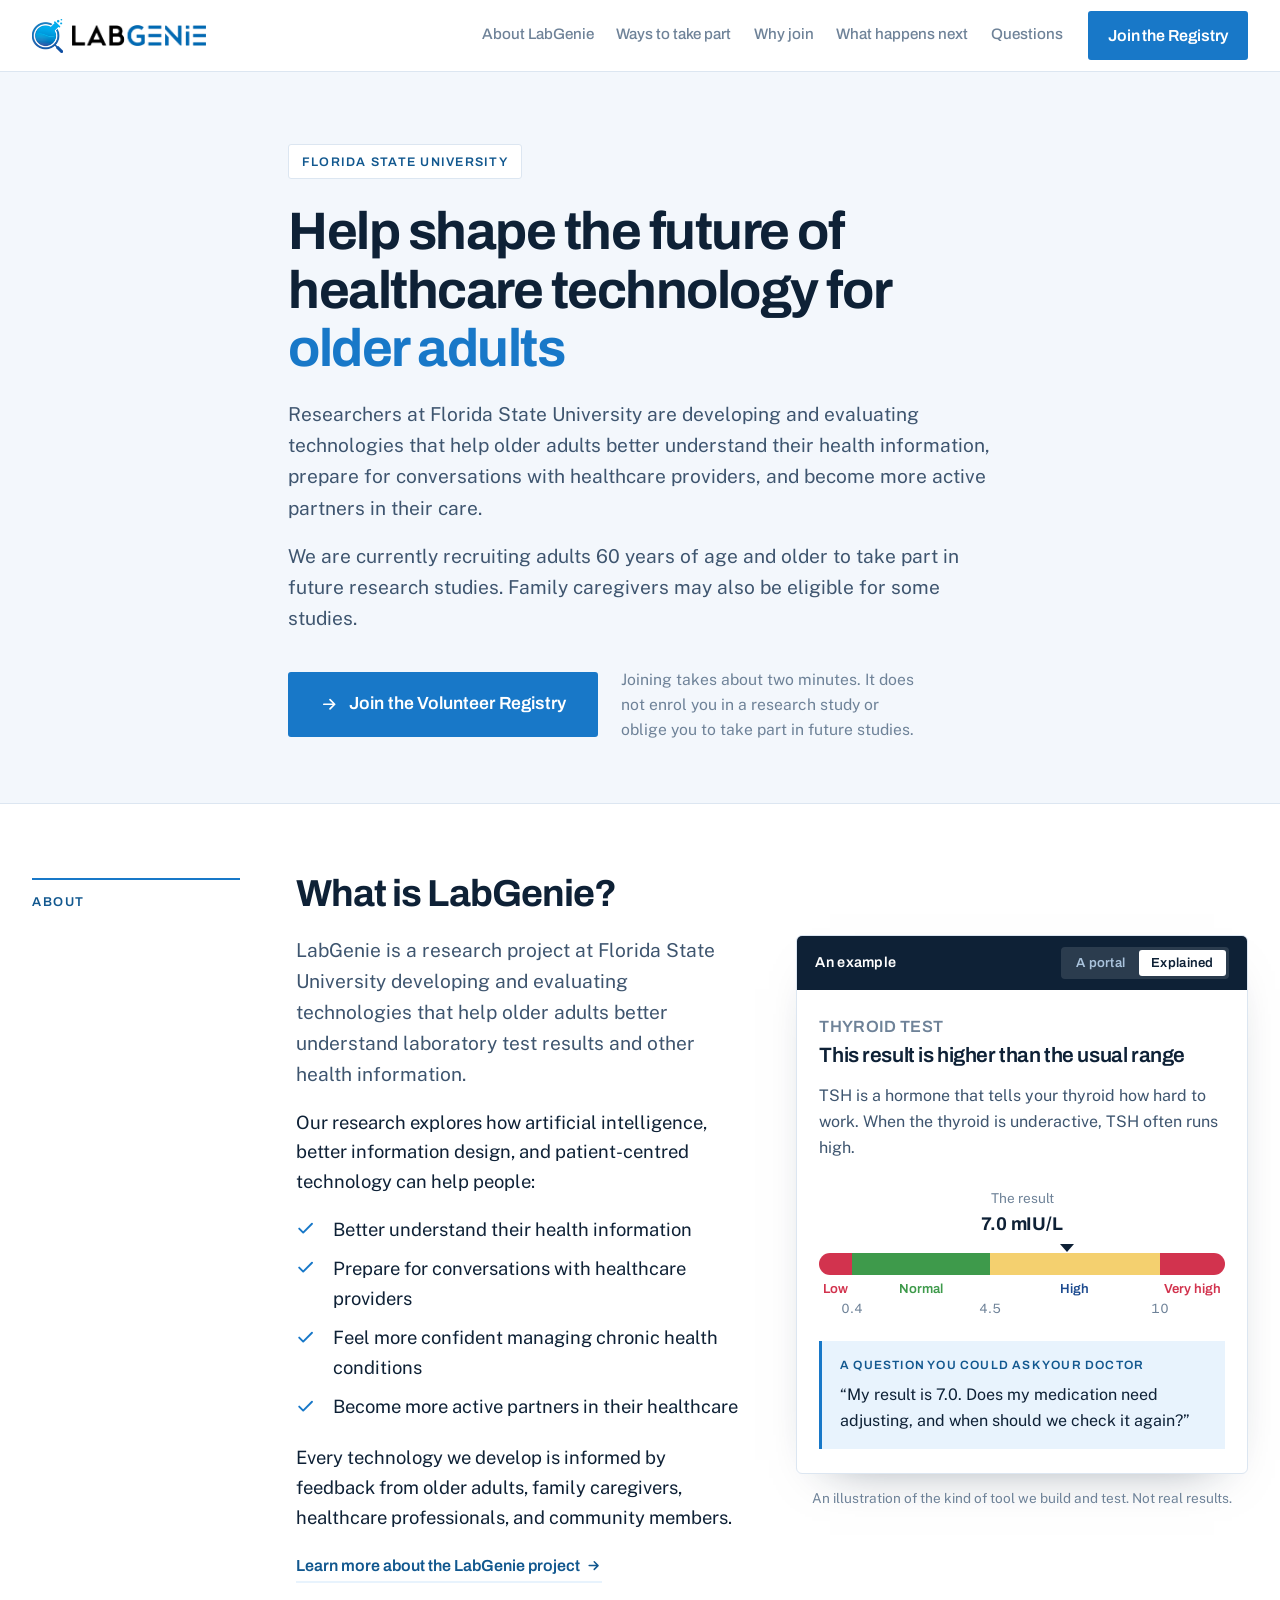
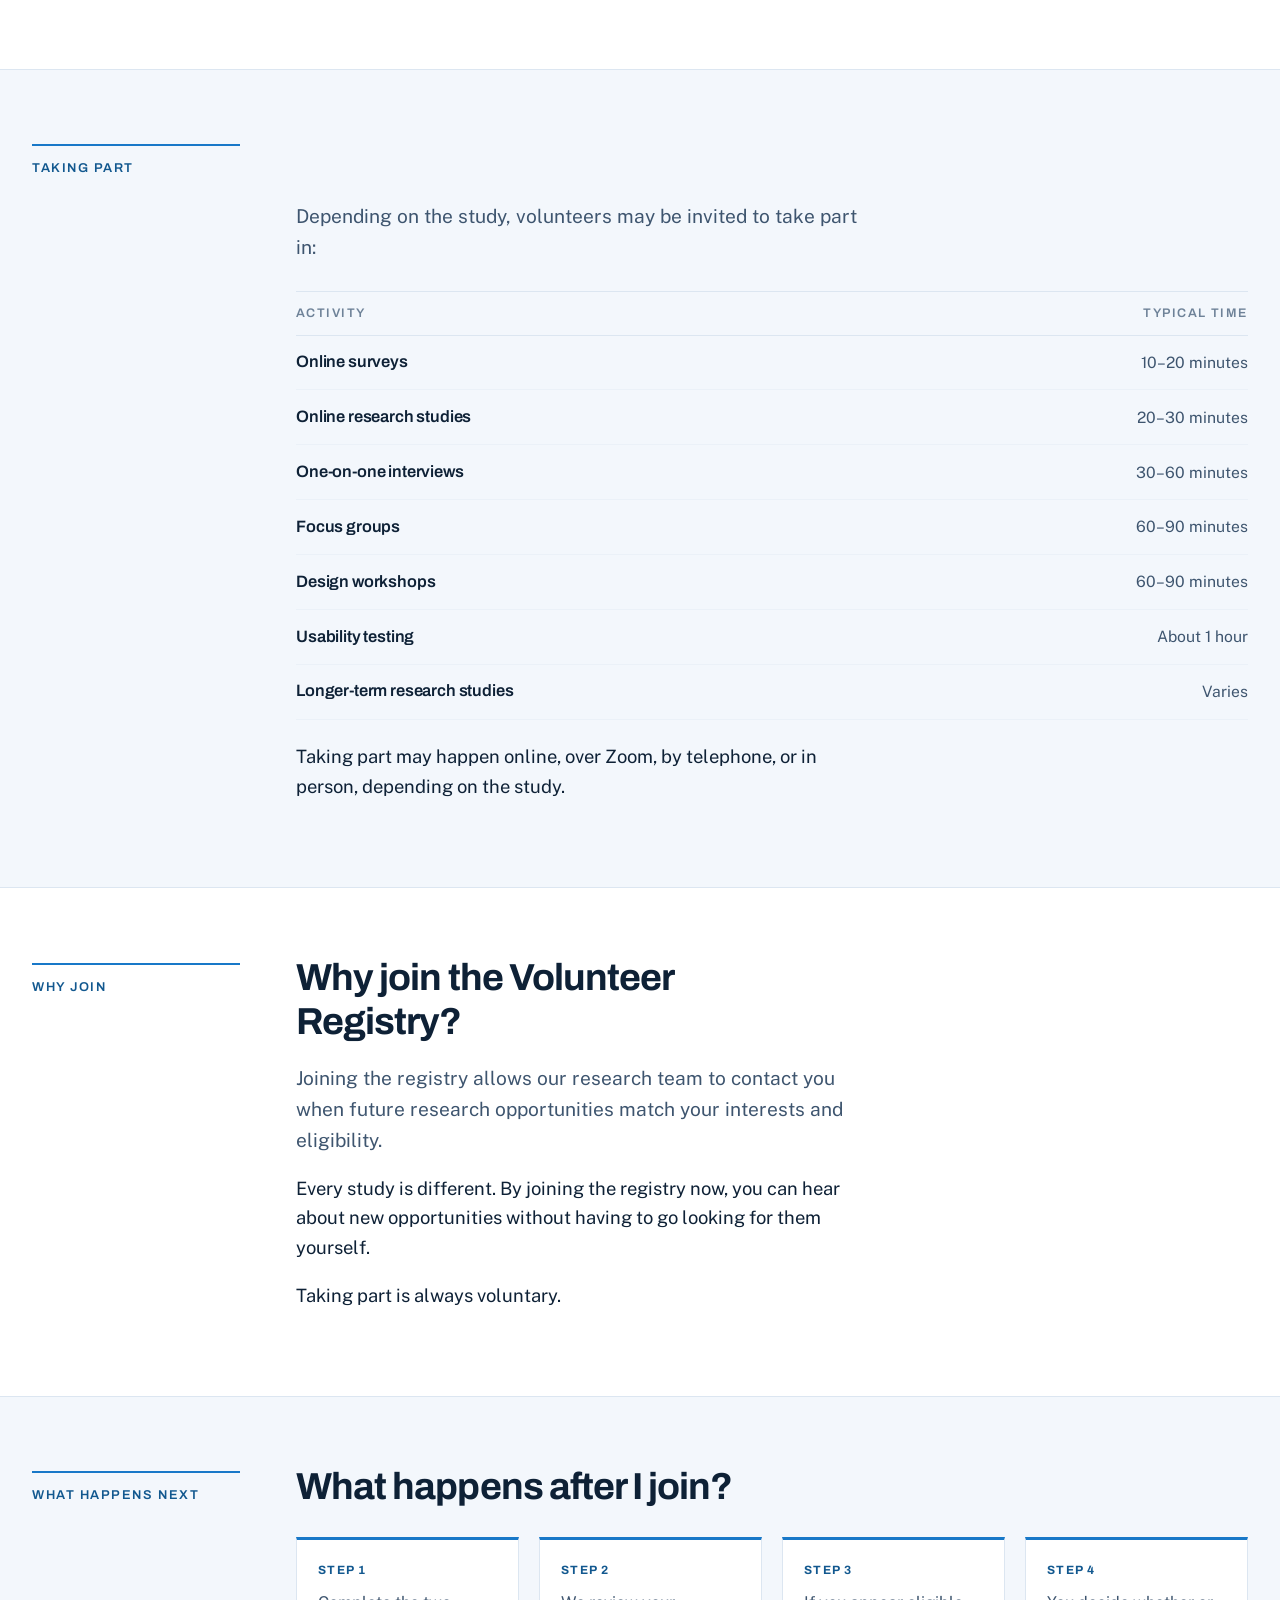
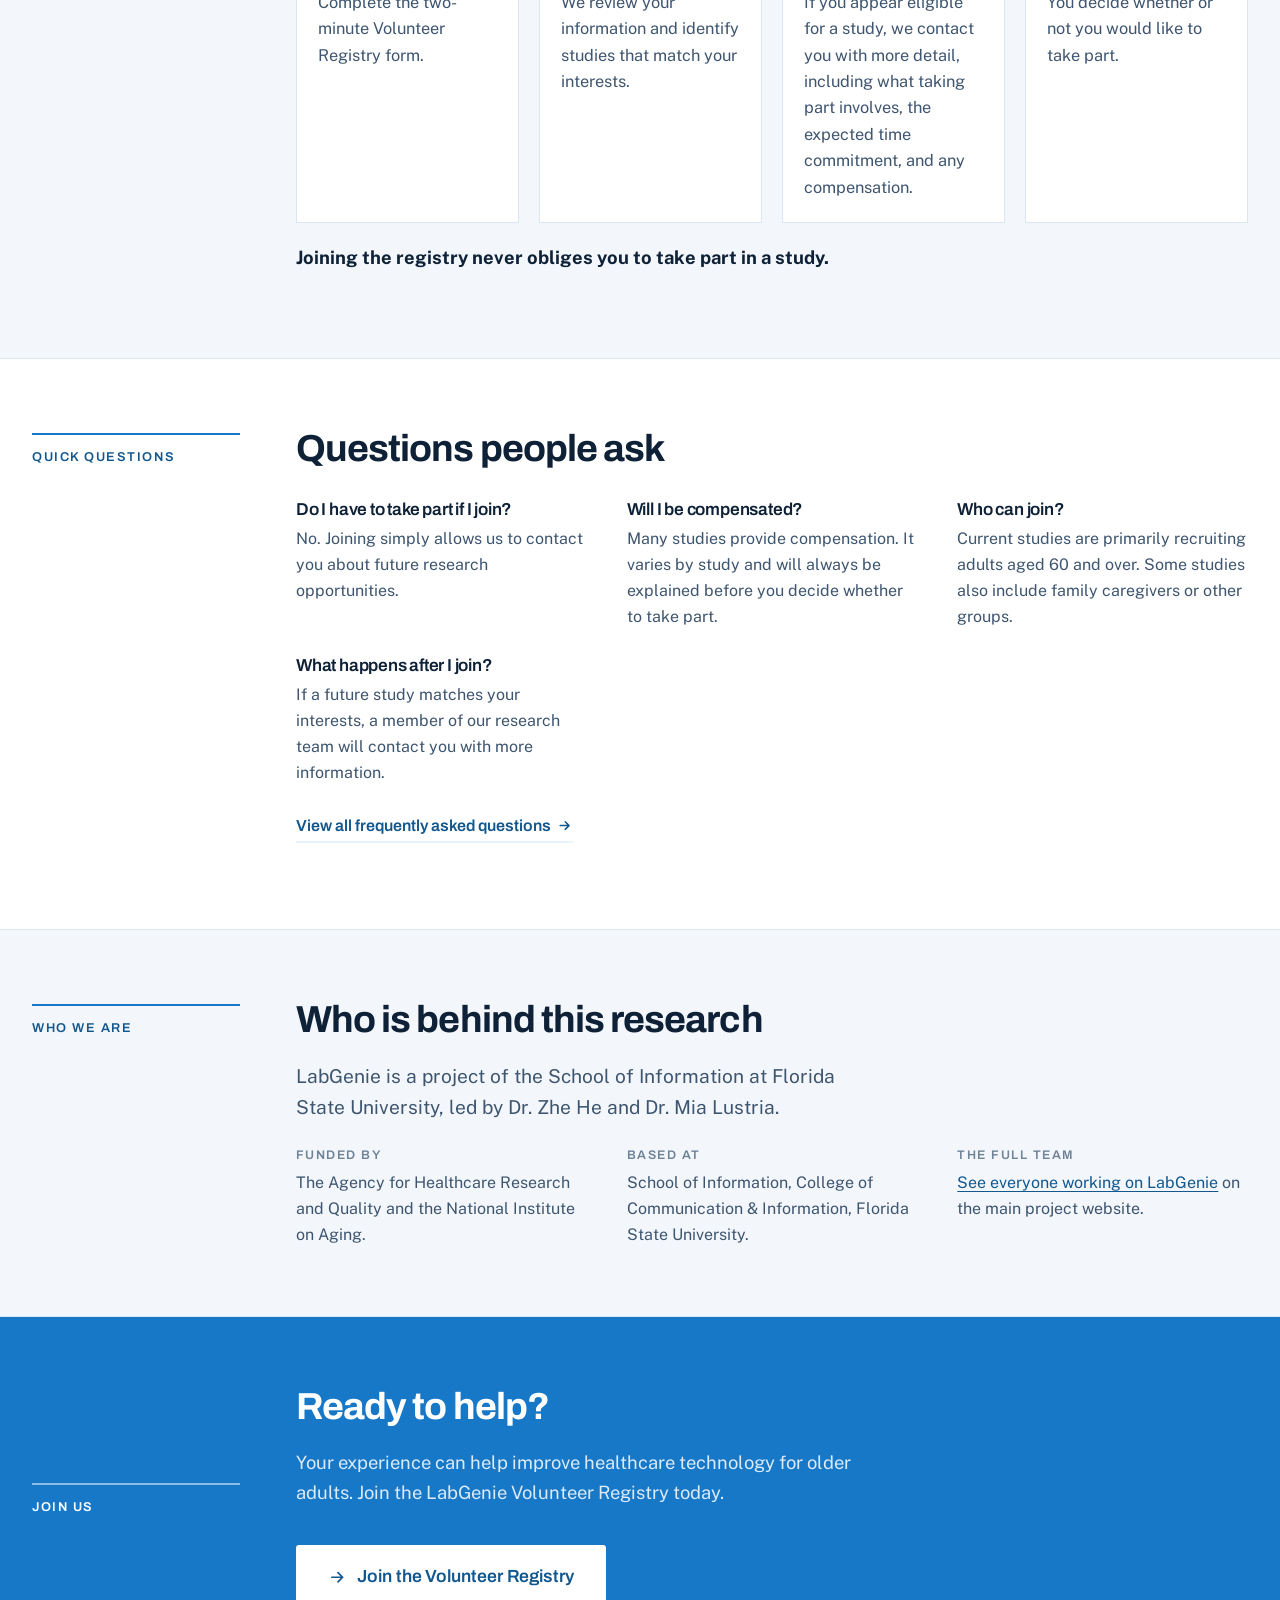
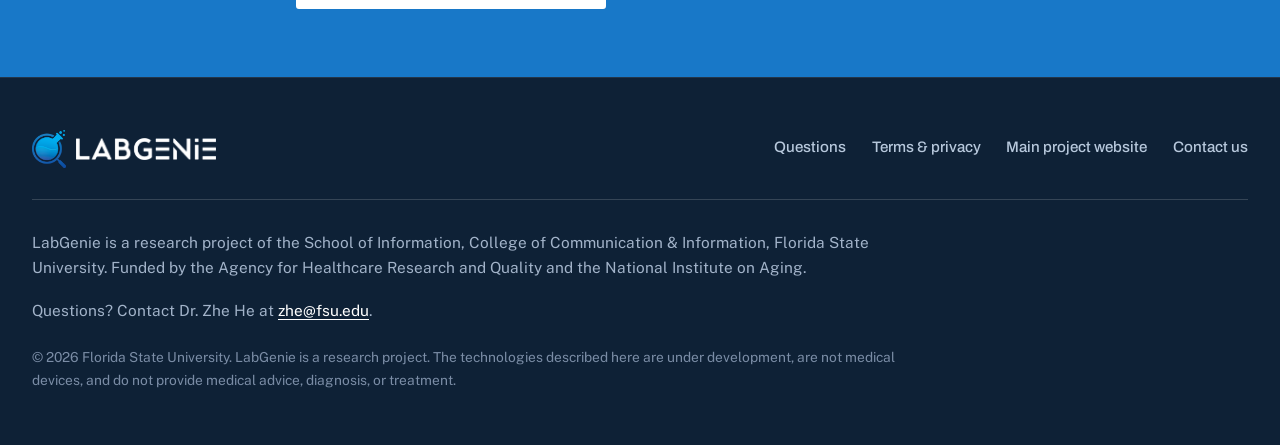
<file: index.html>
<!DOCTYPE html>
<!--
=============================================================================
  LabGenie Volunteer Registry: Home
  Florida State University, School of Information
=============================================================================

  WHAT CHANGED, AND WHY
  ---------------------
  Rebuilt to Dr. Lustria's content specification (LabGenie Recruitment Website
  Spec). The site is no longer about one UX study. It now recruits to the
  LabGenie Volunteer Registry across the whole research programme.

  Removed: session length and format, the eligibility checklist, the chronic
  conditions list, the Protocol V4 session walkthrough, the full team roster.
  Those were all study-specific and the spec asks us to stay generic.

  Section order follows the spec exactly:
    1 Hero   2 About   3 Ways to participate   4 Why join
    5 What happens next   6 Quick questions   + Final call to action

  NOTE ON AGE: the spec says 60 and older. The previous site said 65, taken
  from Protocol V4. The registry is programme-level and broader than any one
  study, so 60 is used throughout. Individual studies keep their own criteria.

  Search for "TODO".

  FILES
  -----
    index.html          this page
    faq.html            full FAQ page
    assets/style.css    shared stylesheet for both pages
    assets/*.png        logo and favicon

=============================================================================
-->
<html lang="en">
<head>
<meta charset="utf-8">
<meta name="viewport" content="width=device-width, initial-scale=1">

<title>LabGenie Volunteer Registry | Florida State University</title>
<meta name="description" content="Join the LabGenie Volunteer Registry at Florida State University and help shape healthcare technology for older adults. Adults 60 and over, and family caregivers, are invited.">
<meta property="og:title" content="LabGenie Volunteer Registry: Florida State University">
<meta property="og:description" content="Help shape the future of healthcare technology for older adults. Joining takes about two minutes and does not enrol you in a study.">
<meta property="og:type" content="website">
<link rel="icon" href="assets/favicon.png" type="image/png">

<link rel="preconnect" href="https://fonts.googleapis.com">
<link rel="preconnect" href="https://fonts.gstatic.com" crossorigin>
<link href="https://fonts.googleapis.com/css2?family=Archivo:wght@500;600;700&family=Public+Sans:wght@400;500;600;700&display=swap" rel="stylesheet">
<link rel="stylesheet" href="assets/style.css">
</head>
<body>

<a class="skip" href="#main">Skip to main content</a>

<!-- ==========================================================================
     MASTHEAD
     ========================================================================== -->
<header class="masthead">
  <div class="wrap">
    <a class="brand" href="index.html" aria-label="LabGenie home">
      <img class="mark" src="assets/labgenie-icon.png" alt="">
      <img class="word" src="assets/labgenie-wordmark.png" alt="LabGenie">
    </a>
    <div class="nav-right">
      <nav class="nav" aria-label="Sections">
        <a href="#about">About LabGenie</a>
        <a href="#ways">Ways to take part</a>
        <a href="#why">Why join</a>
        <a href="#next">What happens next</a>
        <a href="faq.html">Questions</a>
      </nav>
      <a class="cta cta-sm" href="https://fsu.qualtrics.com/jfe/form/SV_dakGUlBBSWSIS0e">Join the Registry</a>
    </div>
  </div>
</header>


<main id="main">

<!-- ==========================================================================
     SECTION 1: HERO
     Headline, supporting text, primary button and supporting note, per spec.
     Deliberately text-only: the spec asks that visitors understand the purpose
     of the site without scrolling.
     ========================================================================== -->
<section class="hero" id="top">
  <div class="wrap hero-inner">
    <p class="tag">Florida State University</p>
    <h1>Help shape the future of healthcare technology for <em>older adults</em></h1>
    <p class="standfirst">Researchers at Florida State University are developing and evaluating technologies that help older adults better understand their health information, prepare for conversations with healthcare providers, and become more active partners in their care.</p>
    <p class="standfirst">We are currently recruiting adults 60 years of age and older to take part in future research studies. Family caregivers may also be eligible for some studies.</p>

    <div class="hero-actions">
      <a class="cta" href="https://fsu.qualtrics.com/jfe/form/SV_dakGUlBBSWSIS0e">
        <svg viewBox="0 0 24 24" fill="none" stroke="currentColor" stroke-width="2.2" stroke-linecap="round" stroke-linejoin="round" aria-hidden="true"><path d="M5 12h14M13 6l6 6-6 6"/></svg>
        Join the Volunteer Registry
      </a>
      <p class="hero-note">Joining takes about two minutes. It does not enrol you in a research study or oblige you to take part in future studies.</p>
    </div>
  </div>
</section>


<!-- ==========================================================================
     SECTION 2: ABOUT LABGENIE
     The example result card sits here rather than in the hero. It illustrates
     what "better information design" actually means, which is what this
     section is about. It is not tied to any one study.
     ========================================================================== -->
<section class="band" id="about">
  <div class="wrap rail">
    <p class="rail-label">About</p>
    <div>
      <h2>What is LabGenie?</h2>
      <div class="split">
        <div>
          <p class="lede">LabGenie is a research project at Florida State University developing and evaluating technologies that help older adults better understand laboratory test results and other health information.</p>
          <p>Our research explores how artificial intelligence, better information design, and patient-centred technology can help people:</p>
          <ul class="ticks">
            <li><svg viewBox="0 0 24 24" fill="none" stroke="currentColor" stroke-width="2.4" stroke-linecap="round" stroke-linejoin="round" aria-hidden="true"><path d="M20 6L9 17l-5-5"/></svg><span>Better understand their health information</span></li>
            <li><svg viewBox="0 0 24 24" fill="none" stroke="currentColor" stroke-width="2.4" stroke-linecap="round" stroke-linejoin="round" aria-hidden="true"><path d="M20 6L9 17l-5-5"/></svg><span>Prepare for conversations with healthcare providers</span></li>
            <li><svg viewBox="0 0 24 24" fill="none" stroke="currentColor" stroke-width="2.4" stroke-linecap="round" stroke-linejoin="round" aria-hidden="true"><path d="M20 6L9 17l-5-5"/></svg><span>Feel more confident managing chronic health conditions</span></li>
            <li><svg viewBox="0 0 24 24" fill="none" stroke="currentColor" stroke-width="2.4" stroke-linecap="round" stroke-linejoin="round" aria-hidden="true"><path d="M20 6L9 17l-5-5"/></svg><span>Become more active partners in their healthcare</span></li>
          </ul>
          <p>Every technology we develop is informed by feedback from older adults, family caregivers, healthcare professionals, and community members.</p>
          <p><a class="morelink" href="https://sites.google.com/view/labgeniefsu/home">Learn more about the LabGenie project
            <svg viewBox="0 0 24 24" fill="none" stroke="currentColor" stroke-width="2.4" stroke-linecap="round" stroke-linejoin="round" aria-hidden="true" style="width:.95em;height:.95em"><path d="M5 12h14M13 6l6 6-6 6"/></svg></a></p>
        </div>

        <!-- Illustration: the same result, as a portal shows it and as a tool
             like LabGenie could explain it. Values are made up. -->
        <div>
          <div class="card">
            <div class="card-bar">
              <b>An example</b>
              <div class="switch" role="tablist" aria-label="Choose how the result is shown">
                <button type="button" role="tab" id="tab-portal" aria-controls="view-portal" aria-selected="false">A portal</button>
                <button type="button" role="tab" id="tab-genie"  aria-controls="view-genie"  aria-selected="true">Explained</button>
              </div>
            </div>

            <div class="card-body view" id="view-portal" role="tabpanel" aria-labelledby="tab-portal" hidden>
              <dl class="portal-rows">
                <div><dt>TSH</dt><dd>7.0 <span class="flag">H</span></dd></div>
                <div><dt>Reference range</dt><dd>0.40&ndash;4.50 mIU/L</dd></div>
                <div><dt>Collected</dt><dd>03/14/26 08:22</dd></div>
                <div><dt>Status</dt><dd>FINAL</dd></div>
              </dl>
              <p class="portal-quote">&ldquo;It says H. Is that bad? Do I need to call somebody, or does it wait until my appointment?&rdquo;</p>
            </div>

            <div class="card-body view" id="view-genie" role="tabpanel" aria-labelledby="tab-genie">
              <p class="res-name">Thyroid test</p>
              <p class="res-plain">This result is higher than the usual range</p>
              <p class="res-expl">TSH is a hormone that tells your thyroid how hard to work. When the thyroid is underactive, TSH often runs high.</p>

              <div class="scale">
                <div class="scale-head"><span>The result</span><b>7.0 mIU/L</b></div>
                <div class="scale-pin"><i style="left:61%"></i></div>
                <div class="scale-track" role="img" aria-label="A result of 7.0 falls in the High band. Normal is 0.4 to 4.5.">
                  <span style="width:8%;background:var(--sev-low)"></span>
                  <span style="width:34%;background:var(--sev-normal)"></span>
                  <span style="width:42%;background:var(--sev-high)"></span>
                  <span style="width:16%;background:var(--sev-low)"></span>
                </div>
                <div class="scale-labels" aria-hidden="true">
                  <span style="width:8%;color:var(--sev-low)">Low</span>
                  <span style="width:34%;color:var(--sev-normal)">Normal</span>
                  <span style="width:42%;color:var(--blue-ink)">High</span>
                  <span style="width:16%;color:var(--sev-low)">Very high</span>
                </div>
                <div class="scale-nums" aria-hidden="true">
                  <i style="left:8%">0.4</i><i style="left:42%">4.5</i><i style="left:84%">10</i>
                </div>
              </div>

              <div class="res-ask">
                <b>A question you could ask your doctor</b>
                <p>&ldquo;My result is 7.0. Does my medication need adjusting, and when should we check it again?&rdquo;</p>
              </div>
            </div>
          </div>
          <p class="card-note">An illustration of the kind of tool we build and test. Not real results.</p>
        </div>
      </div>
    </div>
  </div>
</section>


<!-- ==========================================================================
     SECTION 3: WAYS YOU CAN PARTICIPATE
     Activity and typical time table, straight from the spec.
     ========================================================================== -->
<section class="band band-wash" id="ways">
  <div class="wrap rail">
    <p class="rail-label">Taking part</p>
    <div>
      <h2>Ways you can take part</h2>
      <p class="lede">Depending on the study, volunteers may be invited to take part in:</p>

      <table class="activities">
        <thead>
          <tr><th scope="col">Activity</th><th scope="col">Typical time</th></tr>
        </thead>
        <tbody>
          <tr><td>Online surveys</td><td>10&ndash;20 minutes</td></tr>
          <tr><td>Online research studies</td><td>20&ndash;30 minutes</td></tr>
          <tr><td>One-on-one interviews</td><td>30&ndash;60 minutes</td></tr>
          <tr><td>Focus groups</td><td>60&ndash;90 minutes</td></tr>
          <tr><td>Design workshops</td><td>60&ndash;90 minutes</td></tr>
          <tr><td>Usability testing</td><td>About 1 hour</td></tr>
          <tr><td>Longer-term research studies</td><td>Varies</td></tr>
        </tbody>
      </table>

      <p>Taking part may happen online, over Zoom, by telephone, or in person, depending on the study.</p>
    </div>
  </div>
</section>


<!-- ==========================================================================
     SECTION 4: WHY JOIN THE REGISTRY
     ========================================================================== -->
<section class="band" id="why">
  <div class="wrap rail">
    <p class="rail-label">Why join</p>
    <div>
      <h2>Why join the Volunteer Registry?</h2>
      <p class="lede">Joining the registry allows our research team to contact you when future research opportunities match your interests and eligibility.</p>
      <p>Every study is different. By joining the registry now, you can hear about new opportunities without having to go looking for them yourself.</p>
      <p>Taking part is always voluntary.</p>
    </div>
  </div>
</section>


<!-- ==========================================================================
     SECTION 5: WHAT HAPPENS AFTER I SIGN UP
     Four steps, per spec.
     ========================================================================== -->
<section class="band band-wash" id="next">
  <div class="wrap rail">
    <p class="rail-label">What happens next</p>
    <div>
      <h2>What happens after I join?</h2>

      <ol class="steps">
        <li><p>Complete the two-minute Volunteer Registry form.</p></li>
        <li><p>We review your information and identify studies that match your interests.</p></li>
        <li><p>If you appear eligible for a study, we contact you with more detail, including what taking part involves, the expected time commitment, and any compensation.</p></li>
        <li><p>You decide whether or not you would like to take part.</p></li>
      </ol>

      <p><strong>Joining the registry never obliges you to take part in a study.</strong></p>
    </div>
  </div>
</section>


<!-- ==========================================================================
     SECTION 6: QUICK QUESTIONS
     Four brief answers, with a link through to the full FAQ page.
     ========================================================================== -->
<section class="band" id="quick">
  <div class="wrap rail">
    <p class="rail-label">Quick questions</p>
    <div>
      <h2>Questions people ask</h2>

      <div class="quickqs">
        <div>
          <h3>Do I have to take part if I join?</h3>
          <p>No. Joining simply allows us to contact you about future research opportunities.</p>
        </div>
        <div>
          <h3>Will I be compensated?</h3>
          <p>Many studies provide compensation. It varies by study and will always be explained before you decide whether to take part.</p>
        </div>
        <div>
          <h3>Who can join?</h3>
          <p>Current studies are primarily recruiting adults aged 60 and over. Some studies also include family caregivers or other groups.</p>
        </div>
        <div>
          <h3>What happens after I join?</h3>
          <p>If a future study matches your interests, a member of our research team will contact you with more information.</p>
        </div>
      </div>

      <p><a class="morelink" href="faq.html">View all frequently asked questions
        <svg viewBox="0 0 24 24" fill="none" stroke="currentColor" stroke-width="2.4" stroke-linecap="round" stroke-linejoin="round" aria-hidden="true" style="width:.95em;height:.95em"><path d="M5 12h14M13 6l6 6-6 6"/></svg></a></p>
    </div>
  </div>
</section>


<!-- ==========================================================================
     WHO IS BEHIND THIS
     Not in the spec's section list, but the spec names "build trust and
     credibility" as a goal of the site. Kept deliberately short: funders and
     institution only, with the full team on the main project website.
     ========================================================================== -->
<section class="band band-wash" id="who">
  <div class="wrap rail">
    <p class="rail-label">Who we are</p>
    <div>
      <h2>Who is behind this research</h2>
      <p class="lede">LabGenie is a project of the School of Information at Florida State University, led by Dr. Zhe He and Dr. Mia Lustria.</p>

      <div class="credit">
        <div>
          <h3>Funded by</h3>
          <p>The Agency for Healthcare Research and Quality and the National Institute on Aging.</p>
        </div>
        <div>
          <h3>Based at</h3>
          <p>School of Information, College of Communication &amp; Information, Florida State University.</p>
        </div>
        <div>
          <h3>The full team</h3>
          <p><a href="https://sites.google.com/view/labgeniefsu/team">See everyone working on LabGenie</a> on the main project website.</p>
        </div>
      </div>
    </div>
  </div>
</section>


<!-- ==========================================================================
     FINAL CALL TO ACTION
     ========================================================================== -->
<section class="band band-blue cta-band">
  <div class="wrap rail">
    <p class="rail-label">Join us</p>
    <div>
      <h2>Ready to help?</h2>
      <p>Your experience can help improve healthcare technology for older adults. Join the LabGenie Volunteer Registry today.</p>
      <a class="cta cta-light" href="https://fsu.qualtrics.com/jfe/form/SV_dakGUlBBSWSIS0e">
        <svg viewBox="0 0 24 24" fill="none" stroke="currentColor" stroke-width="2.2" stroke-linecap="round" stroke-linejoin="round" aria-hidden="true"><path d="M5 12h14M13 6l6 6-6 6"/></svg>
        Join the Volunteer Registry
      </a>
    </div>
  </div>
</section>

</main>


<!-- ==========================================================================
     FOOTER
     TODO:
       <p>This registry is approved by the Florida State University
          Institutional Review Board (Study ID: TODO).</p>
     ========================================================================== -->
<footer>
  <div class="wrap">
    <div class="foot-top">
      <div class="foot-brand">
        <img class="mark" src="assets/labgenie-icon.png" alt="">
        <img class="word" src="assets/labgenie-wordmark-light.png" alt="LabGenie">
      </div>
      <nav class="foot-nav" aria-label="Footer">
        <a href="faq.html">Questions</a>
        <a href="terms.html">Terms &amp; privacy</a>
        <a href="https://sites.google.com/view/labgeniefsu/home">Main project website</a>
        <a href="mailto:zhe@fsu.edu">Contact us</a>
      </nav>
    </div>
    <p>LabGenie is a research project of the School of Information, College of Communication &amp; Information, Florida State University. Funded by the Agency for Healthcare Research and Quality and the National Institute on Aging.</p>
    <p>Questions? Contact Dr. Zhe He at <a href="mailto:zhe@fsu.edu">zhe@fsu.edu</a>.</p>
    <p class="colophon">&copy; 2026 Florida State University. LabGenie is a research project. The technologies described here are under development, are not medical devices, and do not provide medical advice, diagnosis, or treatment.</p>
  </div>
</footer>


<script>
(function(){
  /* Result card view toggle. Functional, so it runs regardless of the
     visitor's motion preference. Without JavaScript the explained view
     simply stays visible. */
  var tabs = [
    {btn: document.getElementById('tab-portal'), panel: document.getElementById('view-portal')},
    {btn: document.getElementById('tab-genie'),  panel: document.getElementById('view-genie')}
  ];
  function select(i){
    tabs.forEach(function(t, n){
      var on = (n === i);
      t.btn.setAttribute('aria-selected', on ? 'true' : 'false');
      t.panel.hidden = !on;
    });
  }
  tabs.forEach(function(t, i){
    if (!t.btn) return;
    t.btn.addEventListener('click', function(){ select(i); });
    t.btn.addEventListener('keydown', function(e){
      if (e.key !== 'ArrowRight' && e.key !== 'ArrowLeft') return;
      e.preventDefault();
      var next = (i + (e.key === 'ArrowRight' ? 1 : tabs.length - 1)) % tabs.length;
      select(next); tabs[next].btn.focus();
    });
  });

  if (window.matchMedia('(prefers-reduced-motion: reduce)').matches) return;

  /* Scroll reveals */
  var obs = new IntersectionObserver(function(entries){
    entries.forEach(function(e){
      if (e.isIntersecting) { e.target.classList.add('in'); obs.unobserve(e.target); }
    });
  }, {rootMargin:'0px 0px -8% 0px'});
  document.querySelectorAll('.rail > div > *').forEach(function(el, i){
    el.classList.add('rise');
    el.style.transitionDelay = Math.min(i, 4) * 60 + 'ms';
    obs.observe(el);
  });

  /* Active nav link */
  var links = Array.prototype.slice.call(document.querySelectorAll('.nav a[href^="#"]'));
  var navObs = new IntersectionObserver(function(entries){
    entries.forEach(function(e){
      if (!e.isIntersecting) return;
      links.forEach(function(a){
        a.classList.toggle('active', a.getAttribute('href') === '#' + e.target.id);
      });
    });
  }, {rootMargin:'-45% 0px -50% 0px'});
  document.querySelectorAll('main section[id]').forEach(function(s){ navObs.observe(s); });
})();
</script>

</body>
</html>
</file>
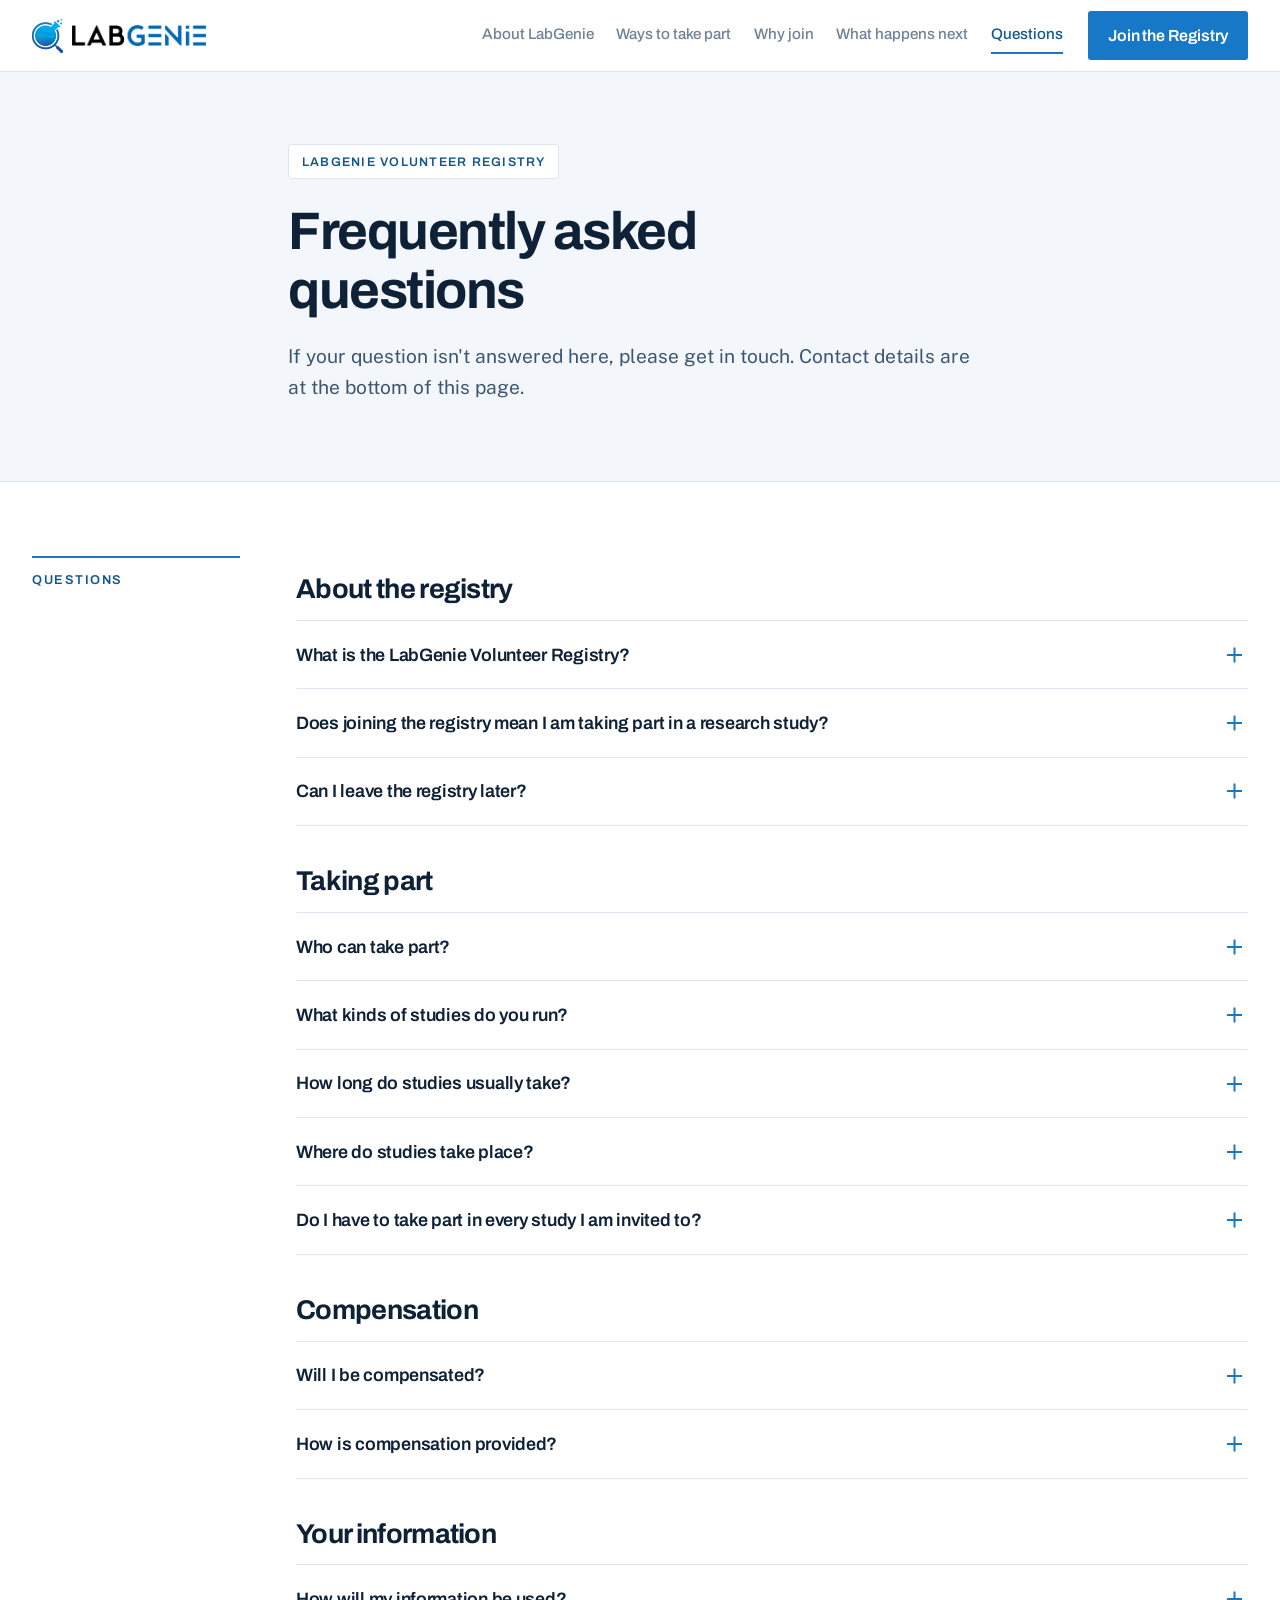
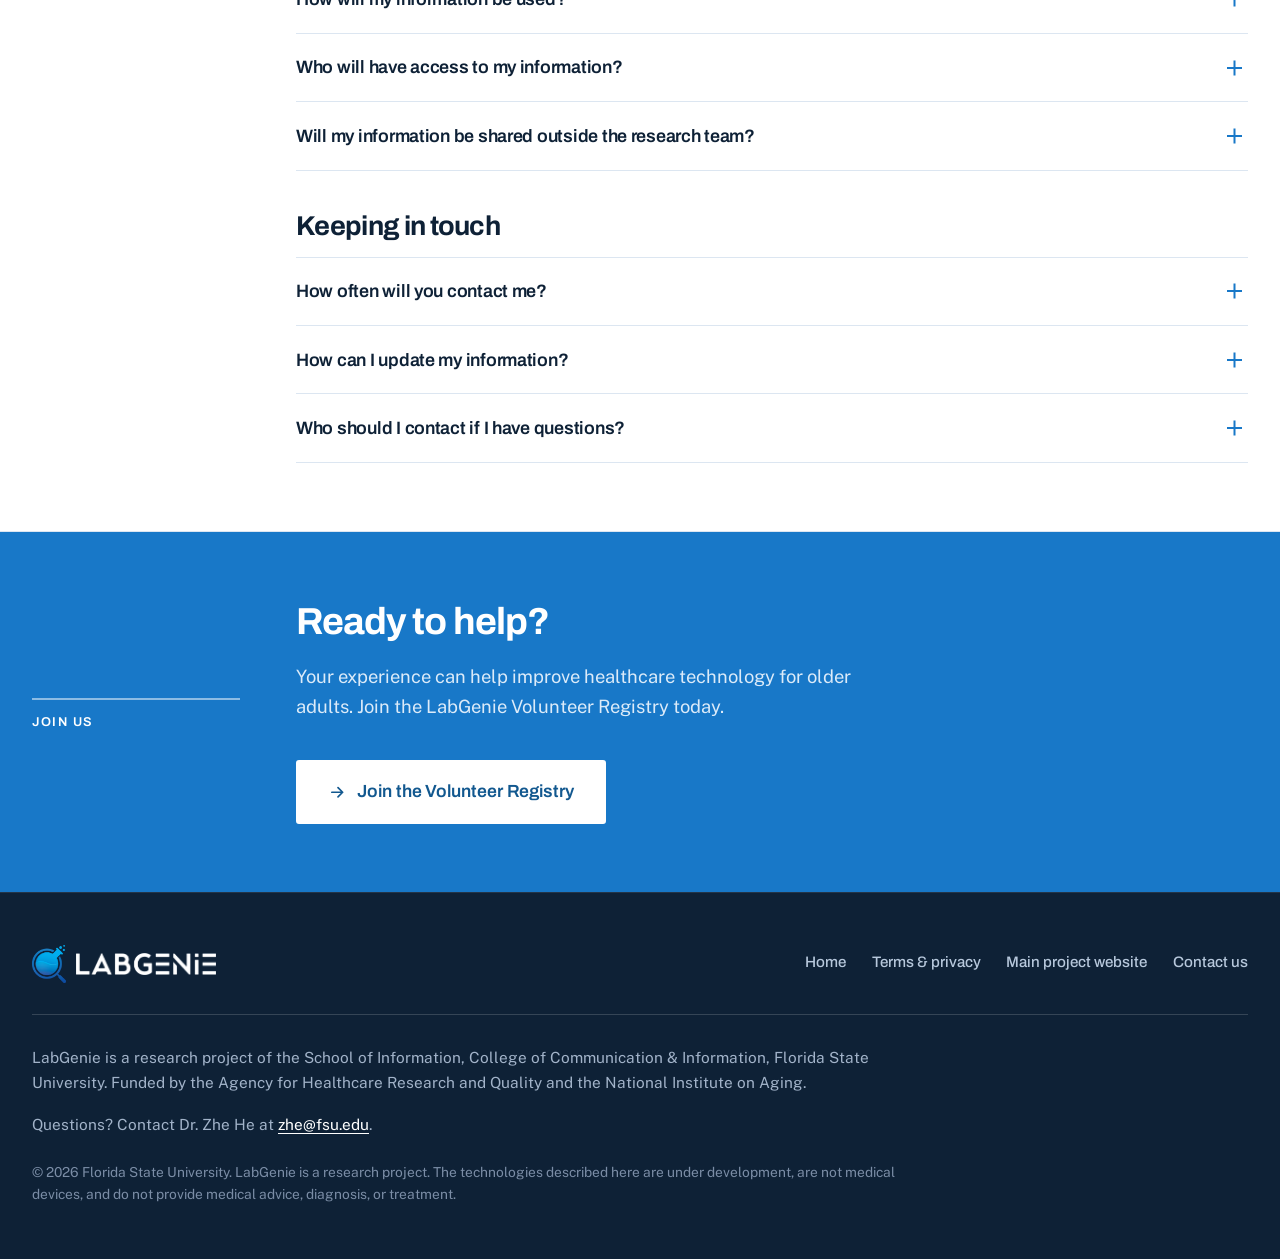
<file: faq.html>
<!DOCTYPE html>
<!--
=============================================================================
  LabGenie Volunteer Registry: Frequently Asked Questions
=============================================================================

  Shares assets/style.css with index.html. Edit the stylesheet once and both
  pages update.

=============================================================================
-->
<html lang="en">
<head>
<meta charset="utf-8">
<meta name="viewport" content="width=device-width, initial-scale=1">

<title>Frequently Asked Questions | LabGenie Volunteer Registry</title>
<meta name="description" content="Answers to common questions about the LabGenie Volunteer Registry at Florida State University: who can join, what taking part involves, compensation, and privacy.">
<meta property="og:title" content="Frequently Asked Questions: LabGenie Volunteer Registry">
<meta property="og:description" content="Who can join, what taking part involves, compensation, and how your information is used.">
<meta property="og:type" content="website">
<link rel="icon" href="assets/favicon.png" type="image/png">

<link rel="preconnect" href="https://fonts.googleapis.com">
<link rel="preconnect" href="https://fonts.gstatic.com" crossorigin>
<link href="https://fonts.googleapis.com/css2?family=Archivo:wght@500;600;700&family=Public+Sans:wght@400;500;600;700&display=swap" rel="stylesheet">
<link rel="stylesheet" href="assets/style.css">
</head>
<body>

<a class="skip" href="#main">Skip to main content</a>

<header class="masthead">
  <div class="wrap">
    <a class="brand" href="index.html" aria-label="LabGenie home">
      <img class="mark" src="assets/labgenie-icon.png" alt="">
      <img class="word" src="assets/labgenie-wordmark.png" alt="LabGenie">
    </a>
    <div class="nav-right">
      <nav class="nav" aria-label="Sections">
        <a href="index.html#about">About LabGenie</a>
        <a href="index.html#ways">Ways to take part</a>
        <a href="index.html#why">Why join</a>
        <a href="index.html#next">What happens next</a>
        <a href="faq.html" class="active">Questions</a>
      </nav>
      <a class="cta cta-sm" href="">Join the Registry</a>
    </div>
  </div>
</header>


<main id="main">

<section class="hero">
  <div class="wrap hero-inner">
    <p class="tag">LabGenie Volunteer Registry</p>
    <h1>Frequently asked questions</h1>
    <p class="standfirst">If your question isn't answered here, please get in touch. Contact details are at the bottom of this page.</p>
  </div>
</section>


<section class="band">
  <div class="wrap rail">
    <p class="rail-label">Questions</p>
    <div>

      <!-- ---------------------------------------------------------------- -->
      <div class="faqgroup">
        <h2>About the registry</h2>
        <div class="faq">
          <details>
            <summary>What is the LabGenie Volunteer Registry?</summary>
            <div class="faq-body">
              <p>It is a list of people who have told us they would like to hear about research opportunities with the LabGenie project at Florida State University.</p>
              <p>Joining means our research team can contact you when a study comes up that matches your interests and for which you may be eligible. You are not signing up for any particular study by joining.</p>
            </div>
          </details>
          <details>
            <summary>Does joining the registry mean I am taking part in a research study?</summary>
            <div class="faq-body">
              <p>No. Joining the registry and taking part in a study are two separate things.</p>
              <p>Every study has its own consent process, which happens before you take part in anything. You will always be told what a study involves, how long it takes, and what compensation is offered, and you can say no.</p>
            </div>
          </details>
          <details>
            <summary>Can I leave the registry later?</summary>
            <div class="faq-body">
              <p>Yes, at any time and without giving a reason. Email us at <a href="mailto:zhe@fsu.edu">zhe@fsu.edu</a> and we will remove your details.</p>
              <p>Leaving the registry does not affect anything else, and you are welcome to rejoin later if you change your mind.</p>
            </div>
          </details>
        </div>
      </div>

      <!-- ---------------------------------------------------------------- -->
      <div class="faqgroup">
        <h2>Taking part</h2>
        <div class="faq">
          <details>
            <summary>Who can take part?</summary>
            <div class="faq-body">
              <p>Our current studies are primarily recruiting adults aged 60 and over. Some studies also include family caregivers, and occasionally other groups such as healthcare professionals.</p>
              <p>Each study has its own criteria, so what makes someone a good fit varies from one study to the next. Joining the registry is the simplest way to find out when something suits you. If you are not sure whether you qualify, please join anyway and we will let you know.</p>
            </div>
          </details>
          <details>
            <summary>What kinds of studies do you run?</summary>
            <div class="faq-body">
              <p>Most of our studies ask for your opinions and feedback on health technology. That might mean answering survey questions, talking with a researcher about your experiences, or trying out a piece of software and telling us what is confusing about it.</p>
              <p>These are not medical studies. We do not test treatments or medicines, and nobody will examine you or give you medical advice.</p>
            </div>
          </details>
          <details>
            <summary>How long do studies usually take?</summary>
            <div class="faq-body">
              <p>It depends on the study. Online surveys tend to take 10 to 20 minutes. Interviews, focus groups, and design workshops usually run between 30 and 90 minutes. Some longer studies involve more than one session over a period of weeks or months.</p>
              <p>You will always be told how much time is involved before you decide whether to take part.</p>
            </div>
          </details>
          <details>
            <summary>Where do studies take place?</summary>
            <div class="faq-body">
              <p>Studies may take place online, over Zoom, by telephone, or in person, depending on what the study is looking at. You will be told which before you decide.</p>
              <p>You can tell us on the registry form which of these you would be willing to do, and we will keep that in mind when matching you to studies.</p>
            </div>
          </details>
          <details>
            <summary>Do I have to take part in every study I am invited to?</summary>
            <div class="faq-body">
              <p>No. You can say no to any invitation, as many times as you like, and you do not need to give a reason.</p>
              <p>Declining will not affect whether we contact you about future studies, and it will not affect your care or your relationship with any healthcare provider.</p>
            </div>
          </details>
        </div>
      </div>

      <!-- ---------------------------------------------------------------- -->
      <div class="faqgroup">
        <h2>Compensation</h2>
        <div class="faq">
          <details>
            <summary>Will I be compensated?</summary>
            <div class="faq-body">
              <p>Many of our studies provide compensation for taking part. The amount varies from study to study, depending on how much time is involved.</p>
              <p>Whenever we invite you to a study, we will tell you what compensation is offered before you decide whether to take part.</p>
            </div>
          </details>
          <details>
            <summary>How is compensation provided?</summary>
            <!-- REVIEW: confirm with the study coordinator whether gift card is
                 always the method, and whether it is emailed or posted. Kept
                 deliberately non-specific until confirmed. -->
            <div class="faq-body">
              <p>Compensation is usually provided as a gift card. The details for a particular study, including how and when it is sent, will be explained when we contact you about that study.</p>
              <p>There is no cost to you at any point, and joining the registry itself is free.</p>
            </div>
          </details>
        </div>
      </div>

      <!-- ---------------------------------------------------------------- -->
      <div class="faqgroup">
        <h2>Your information</h2>
        <div class="faq">
          <details>
            <summary>How will my information be used?</summary>
            <div class="faq-body">
              <p>The details you give us on the registry form are used for two things: to contact you about research opportunities, and to work out which studies you might be eligible for.</p>
              <p>Your information is never used for marketing and is never sold.</p>
            </div>
          </details>
          <details>
            <summary>Who will have access to my information?</summary>
            <!-- REVIEW: confirm whether collaborators outside FSU (for example
                 Pace University) would have access to registry details, or
                 whether access stays within the FSU team. Wording below assumes
                 the FSU research team only. -->
            <div class="faq-body">
              <p>The LabGenie research team at Florida State University. Registry information is held securely in university systems and access is limited to team members working on recruitment for these studies.</p>
            </div>
          </details>
          <details>
            <summary>Will my information be shared outside the research team?</summary>
            <div class="faq-body">
              <p>No, not without your permission. The only exceptions are the routine oversight that applies to all university research, such as review by the Florida State University Institutional Review Board, and anything we are required to do by law.</p>
            </div>
          </details>
        </div>
      </div>

      <!-- ---------------------------------------------------------------- -->
      <div class="faqgroup">
        <h2>Keeping in touch</h2>
        <div class="faq">
          <details>
            <summary>How often will you contact me?</summary>
            <!-- REVIEW: confirm expected contact frequency with the team so we
                 are not setting an expectation we cannot keep. -->
            <div class="faq-body">
              <p>Only when there is a research opportunity we think may suit you. There is no newsletter and no regular mailing, so for most people this means occasional contact rather than anything frequent.</p>
              <p>If you would prefer to hear from us less often, or not at all, just let us know.</p>
            </div>
          </details>
          <details>
            <summary>How can I update my information?</summary>
            <div class="faq-body">
              <p>Email <a href="mailto:zhe@fsu.edu">zhe@fsu.edu</a> with whatever has changed, and we will update your details. This includes a change of phone number, email address, or how you would prefer us to get in touch.</p>
            </div>
          </details>
          <details>
            <summary>Who should I contact if I have questions?</summary>
            <div class="faq-body">
              <p>Dr. Zhe He leads the project and is the best first point of contact.</p>
              <p>Email <a href="mailto:zhe@fsu.edu">zhe@fsu.edu</a>. We are happy to answer questions before you decide whether to join.</p>
            </div>
          </details>
        </div>
      </div>

    </div>
  </div>
</section>


<section class="band band-blue cta-band">
  <div class="wrap rail">
    <p class="rail-label">Join us</p>
    <div>
      <h2>Ready to help?</h2>
      <p>Your experience can help improve healthcare technology for older adults. Join the LabGenie Volunteer Registry today.</p>
      <a class="cta cta-light" href="">
        <svg viewBox="0 0 24 24" fill="none" stroke="currentColor" stroke-width="2.2" stroke-linecap="round" stroke-linejoin="round" aria-hidden="true"><path d="M5 12h14M13 6l6 6-6 6"/></svg>
        Join the Volunteer Registry
      </a>
    </div>
  </div>
</section>

</main>


<footer>
  <div class="wrap">
    <div class="foot-top">
      <div class="foot-brand">
        <img class="mark" src="assets/labgenie-icon.png" alt="">
        <img class="word" src="assets/labgenie-wordmark-light.png" alt="LabGenie">
      </div>
      <nav class="foot-nav" aria-label="Footer">
        <a href="index.html">Home</a>
        <a href="terms.html">Terms &amp; privacy</a>
        <a href="https://sites.google.com/view/labgeniefsu/home">Main project website</a>
        <a href="mailto:zhe@fsu.edu">Contact us</a>
      </nav>
    </div>
    <p>LabGenie is a research project of the School of Information, College of Communication &amp; Information, Florida State University. Funded by the Agency for Healthcare Research and Quality and the National Institute on Aging.</p>
    <p>Questions? Contact Dr. Zhe He at <a href="mailto:zhe@fsu.edu">zhe@fsu.edu</a>.</p>
    <p class="colophon">&copy; 2026 Florida State University. LabGenie is a research project. The technologies described here are under development, are not medical devices, and do not provide medical advice, diagnosis, or treatment.</p>
  </div>
</footer>


<script>
(function(){
  if (window.matchMedia('(prefers-reduced-motion: reduce)').matches) return;
  var obs = new IntersectionObserver(function(entries){
    entries.forEach(function(e){
      if (e.isIntersecting) { e.target.classList.add('in'); obs.unobserve(e.target); }
    });
  }, {rootMargin:'0px 0px -8% 0px'});
  document.querySelectorAll('.rail > div > *').forEach(function(el, i){
    el.classList.add('rise');
    el.style.transitionDelay = Math.min(i, 4) * 60 + 'ms';
    obs.observe(el);
  });
})();
</script>

</body>
</html>
</file>
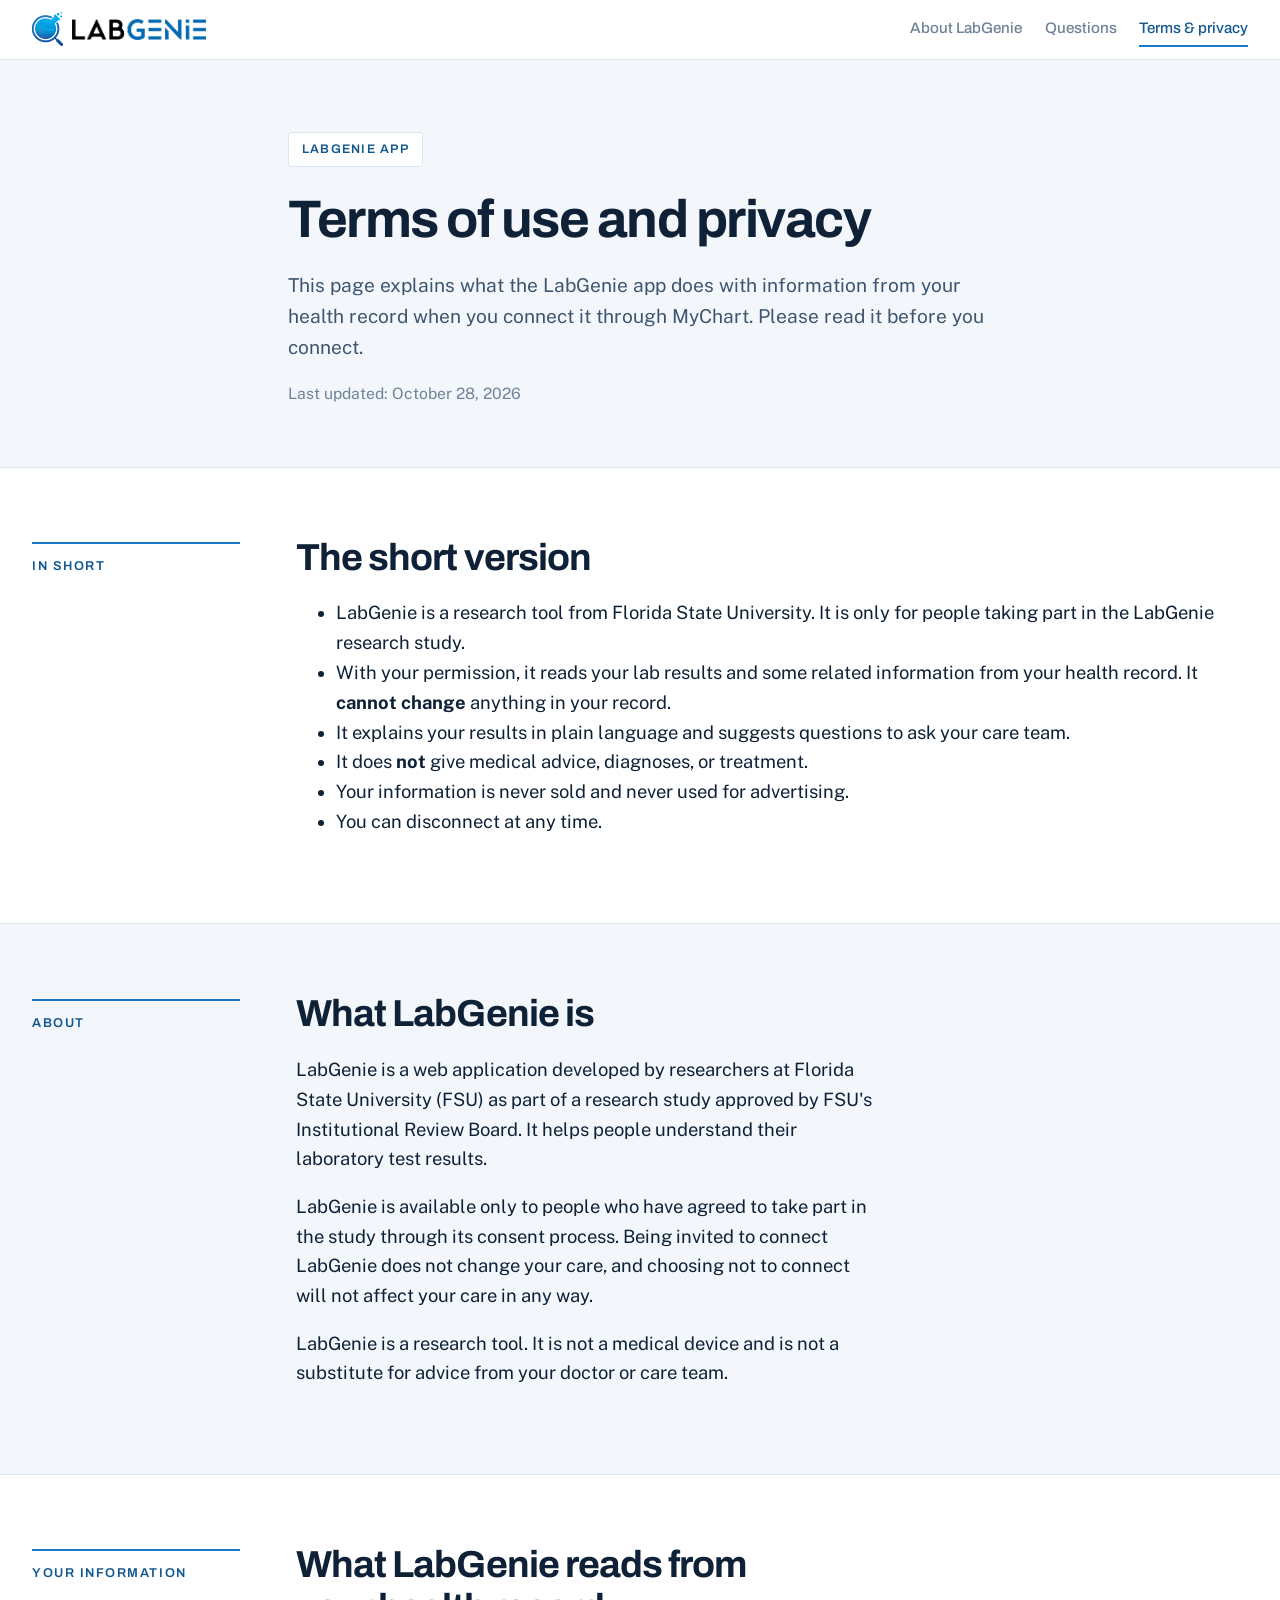
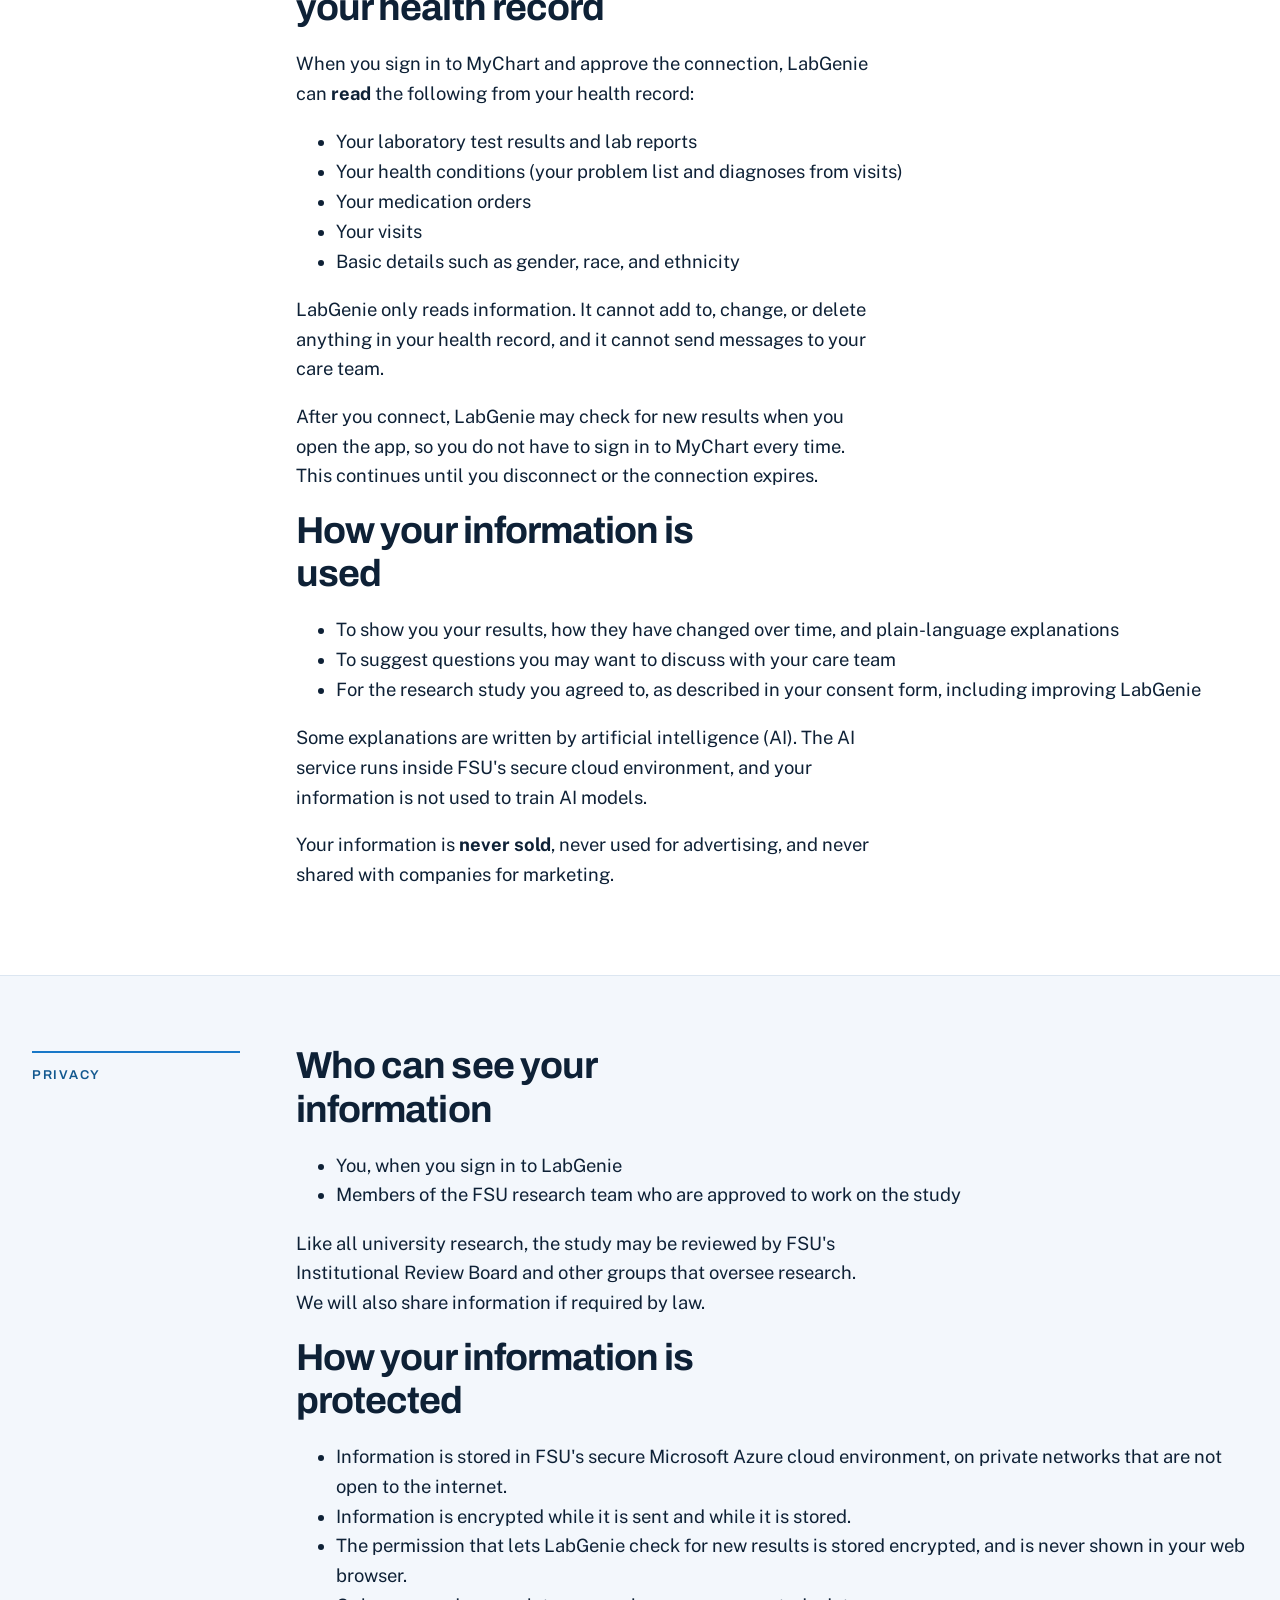
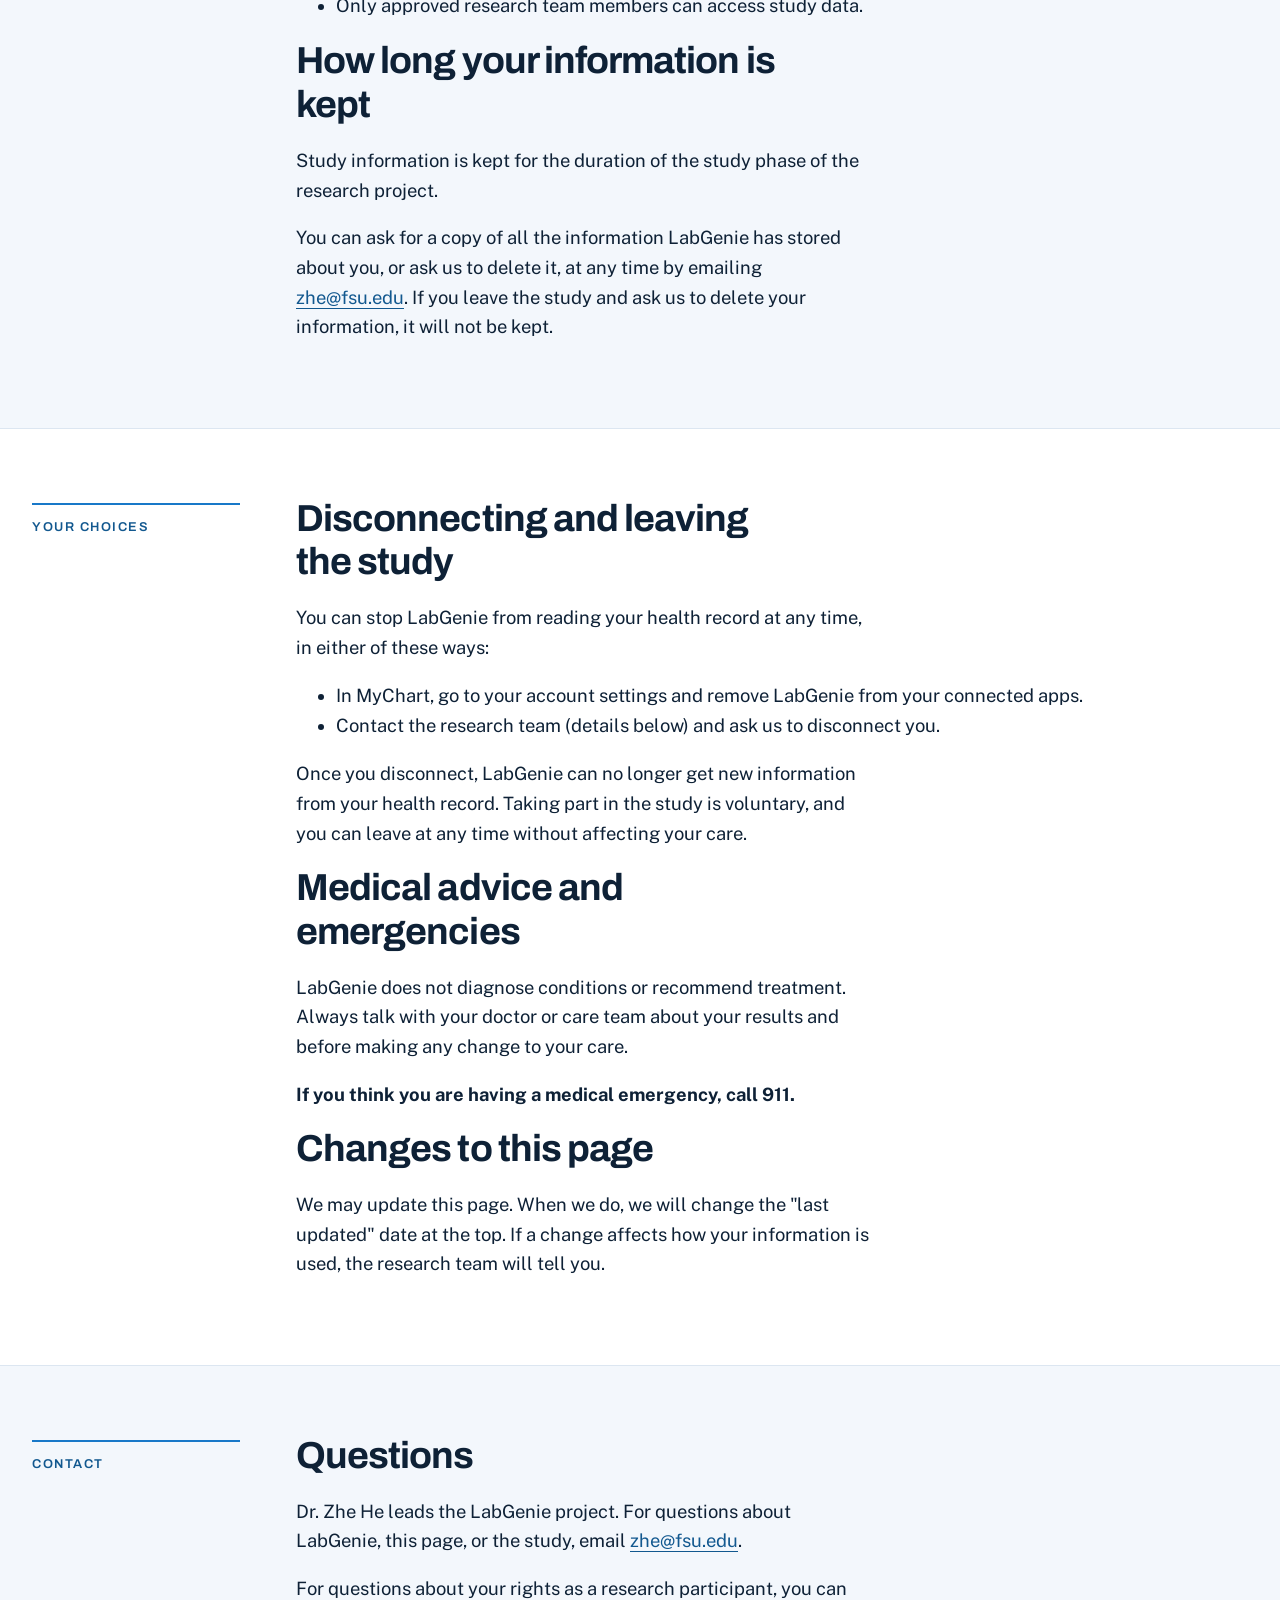
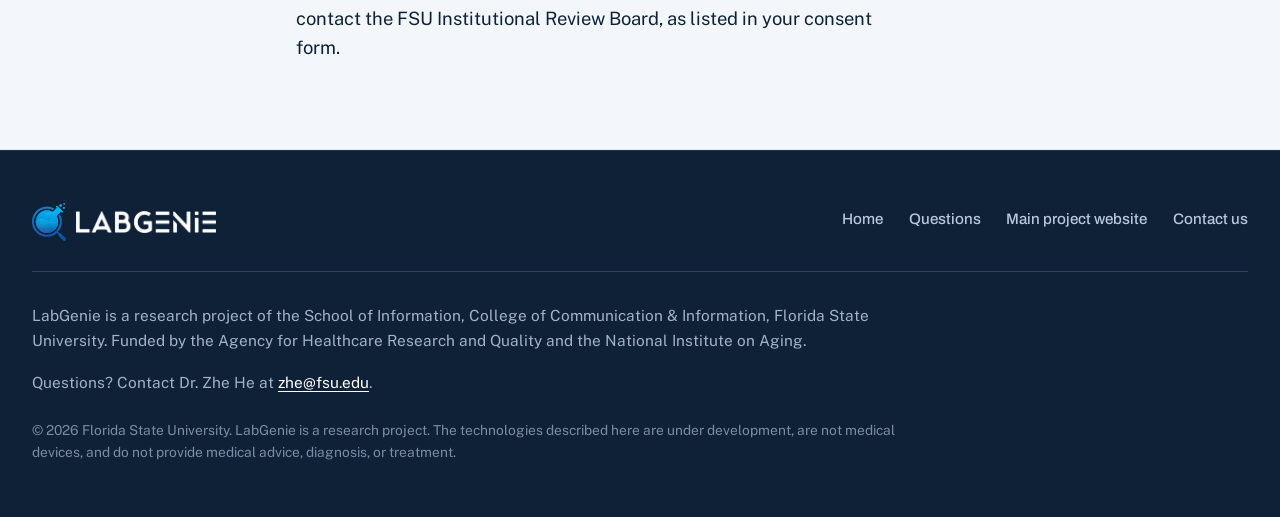
<file: terms.html>
<!DOCTYPE html>
<!--
=============================================================================
  LabGenie App: Terms of Use and Privacy
=============================================================================

  WHY THIS PAGE EXISTS
  --------------------
  This URL is registered as the "Terms and Conditions Secure URL" for the
  LabGenie app on Epic (open.epic, app 38014). Epic shows it to patients when
  they connect LabGenie through MyChart.

  The URL is locked in Epic once the app is marked Ready for Production, so
  this file must stay at:  https://labgenie-fsu.github.io/labgenie/terms.html
  Do NOT rename or move it. The text itself can be edited at any time.

  Keep this page consistent with:
    - the IRB-approved protocol and consent form
    - the Data Use Questionnaire answers on open.epic


  Shares assets/style.css with index.html and faq.html.
=============================================================================
-->
<html lang="en">
<head>
<meta charset="utf-8">
<meta name="viewport" content="width=device-width, initial-scale=1">

<title>Terms of Use and Privacy | LabGenie App</title>
<meta name="description" content="Terms of use and privacy information for the LabGenie app, a Florida State University research study that connects to your health record through MyChart.">
<meta property="og:title" content="Terms of Use and Privacy: LabGenie App">
<meta property="og:description" content="What LabGenie reads from your health record, how it is used and protected, and how to disconnect.">
<meta property="og:type" content="website">
<link rel="icon" href="assets/favicon.png" type="image/png">

<link rel="preconnect" href="https://fonts.googleapis.com">
<link rel="preconnect" href="https://fonts.gstatic.com" crossorigin>
<link href="https://fonts.googleapis.com/css2?family=Archivo:wght@500;600;700&family=Public+Sans:wght@400;500;600;700&display=swap" rel="stylesheet">
<link rel="stylesheet" href="assets/style.css">
</head>
<body>

<a class="skip" href="#main">Skip to main content</a>

<header class="masthead">
  <div class="wrap">
    <a class="brand" href="index.html" aria-label="LabGenie home">
      <img class="mark" src="assets/labgenie-icon.png" alt="">
      <img class="word" src="assets/labgenie-wordmark.png" alt="LabGenie">
    </a>
    <div class="nav-right">
      <nav class="nav" aria-label="Sections">
        <a href="index.html#about">About LabGenie</a>
        <a href="faq.html">Questions</a>
        <a href="terms.html" class="active">Terms &amp; privacy</a>
      </nav>
    </div>
  </div>
</header>


<main id="main">

<section class="hero">
  <div class="wrap hero-inner">
    <p class="tag">LabGenie App</p>
    <h1>Terms of use and privacy</h1>
    <p class="standfirst">This page explains what the LabGenie app does with information from your health record when you connect it through MyChart. Please read it before you connect.</p>
    <p class="hero-note">Last updated: October 28, 2026</p>
  </div>
</section>


<!-- ======================================================================== -->
<section class="band">
  <div class="wrap rail">
    <p class="rail-label">In short</p>
    <div>
      <h2>The short version</h2>
      <ul>
        <li>LabGenie is a research tool from Florida State University. It is only for people taking part in the LabGenie research study.</li>
        <li>With your permission, it reads your lab results and some related information from your health record. It <strong>cannot change</strong> anything in your record.</li>
        <li>It explains your results in plain language and suggests questions to ask your care team.</li>
        <li>It does <strong>not</strong> give medical advice, diagnoses, or treatment.</li>
        <li>Your information is never sold and never used for advertising.</li>
        <li>You can disconnect at any time.</li>
      </ul>
    </div>
  </div>
</section>


<!-- ======================================================================== -->
<section class="band band-wash">
  <div class="wrap rail">
    <p class="rail-label">About</p>
    <div>
      <h2>What LabGenie is</h2>
      <p>LabGenie is a web application developed by researchers at Florida State University (FSU) as part of a research study approved by FSU's Institutional Review Board. It helps people understand their laboratory test results.</p>
      <p>LabGenie is available only to people who have agreed to take part in the study through its consent process. Being invited to connect LabGenie does not change your care, and choosing not to connect will not affect your care in any way.</p>
      <p>LabGenie is a research tool. It is not a medical device and is not a substitute for advice from your doctor or care team.</p>
    </div>
  </div>
</section>


<!-- ======================================================================== -->
<section class="band">
  <div class="wrap rail">
    <p class="rail-label">Your information</p>
    <div>
      <h2>What LabGenie reads from your health record</h2>
      <p>When you sign in to MyChart and approve the connection, LabGenie can <strong>read</strong> the following from your health record:</p>
      <ul>
        <li>Your laboratory test results and lab reports</li>
        <li>Your health conditions (your problem list and diagnoses from visits)</li>
        <li>Your medication orders</li>
        <li>Your visits</li>
        <li>Basic details such as gender, race, and ethnicity</li>
      </ul>
      <p>LabGenie only reads information. It cannot add to, change, or delete anything in your health record, and it cannot send messages to your care team.</p>
      <p>After you connect, LabGenie may check for new results when you open the app, so you do not have to sign in to MyChart every time. This continues until you disconnect or the connection expires.</p>

      <h2>How your information is used</h2>
      <ul>
        <li>To show you your results, how they have changed over time, and plain-language explanations</li>
        <li>To suggest questions you may want to discuss with your care team</li>
        <li>For the research study you agreed to, as described in your consent form, including improving LabGenie</li>
      </ul>
      <p>Some explanations are written by artificial intelligence (AI). The AI service runs inside FSU's secure cloud environment, and your information is not used to train AI models.</p>
      <p>Your information is <strong>never sold</strong>, never used for advertising, and never shared with companies for marketing.</p>
    </div>
  </div>
</section>


<!-- ======================================================================== -->
<section class="band band-wash">
  <div class="wrap rail">
    <p class="rail-label">Privacy</p>
    <div>
      <h2>Who can see your information</h2>
      <ul>
        <li>You, when you sign in to LabGenie</li>
        <li>Members of the FSU research team who are approved to work on the study</li>
      </ul>
      <p>Like all university research, the study may be reviewed by FSU's Institutional Review Board and other groups that oversee research. We will also share information if required by law.</p>

      <h2>How your information is protected</h2>
      <ul>
        <li>Information is stored in FSU's secure Microsoft Azure cloud environment, on private networks that are not open to the internet.</li>
        <li>Information is encrypted while it is sent and while it is stored.</li>
        <li>The permission that lets LabGenie check for new results is stored encrypted, and is never shown in your web browser.</li>
        <li>Only approved research team members can access study data.</li>
      </ul>

      <h2>How long your information is kept</h2>
      <p>Study information is kept for the duration of the study phase of the research project.</p>
      <p>You can ask for a copy of all the information LabGenie has stored about you, or ask us to delete it, at any time by emailing <a href="mailto:zhe@fsu.edu">zhe@fsu.edu</a>. If you leave the study and ask us to delete your information, it will not be kept.</p>
    </div>
  </div>
</section>


<!-- ======================================================================== -->
<section class="band">
  <div class="wrap rail">
    <p class="rail-label">Your choices</p>
    <div>
      <h2>Disconnecting and leaving the study</h2>
      <p>You can stop LabGenie from reading your health record at any time, in either of these ways:</p>
      <ul>
        <li>In MyChart, go to your account settings and remove LabGenie from your connected apps.</li>
        <li>Contact the research team (details below) and ask us to disconnect you.</li>
      </ul>
      <p>Once you disconnect, LabGenie can no longer get new information from your health record. Taking part in the study is voluntary, and you can leave at any time without affecting your care.</p>

      <h2>Medical advice and emergencies</h2>
      <p>LabGenie does not diagnose conditions or recommend treatment. Always talk with your doctor or care team about your results and before making any change to your care.</p>
      <p><strong>If you think you are having a medical emergency, call 911.</strong></p>

      <h2>Changes to this page</h2>
      <p>We may update this page. When we do, we will change the "last updated" date at the top. If a change affects how your information is used, the research team will tell you.</p>
    </div>
  </div>
</section>


<!-- ======================================================================== -->
<section class="band band-wash" id="contact">
  <div class="wrap rail">
    <p class="rail-label">Contact</p>
    <div>
      <h2>Questions</h2>
      <p>Dr. Zhe He leads the LabGenie project. For questions about LabGenie, this page, or the study, email <a href="mailto:zhe@fsu.edu">zhe@fsu.edu</a>.</p>
      <p>For questions about your rights as a research participant, you can contact the FSU Institutional Review Board, as listed in your consent form.</p>
    </div>
  </div>
</section>

</main>


<footer>
  <div class="wrap">
    <div class="foot-top">
      <div class="foot-brand">
        <img class="mark" src="assets/labgenie-icon.png" alt="">
        <img class="word" src="assets/labgenie-wordmark-light.png" alt="LabGenie">
      </div>
      <nav class="foot-nav" aria-label="Footer">
        <a href="index.html">Home</a>
        <a href="faq.html">Questions</a>
        <a href="https://sites.google.com/view/labgeniefsu/home">Main project website</a>
        <a href="mailto:zhe@fsu.edu">Contact us</a>
      </nav>
    </div>
    <p>LabGenie is a research project of the School of Information, College of Communication &amp; Information, Florida State University. Funded by the Agency for Healthcare Research and Quality and the National Institute on Aging.</p>
    <p>Questions? Contact Dr. Zhe He at <a href="mailto:zhe@fsu.edu">zhe@fsu.edu</a>.</p>
    <p class="colophon">&copy; 2026 Florida State University. LabGenie is a research project. The technologies described here are under development, are not medical devices, and do not provide medical advice, diagnosis, or treatment.</p>
  </div>
</footer>


<script>
(function(){
  if (window.matchMedia('(prefers-reduced-motion: reduce)').matches) return;
  var obs = new IntersectionObserver(function(entries){
    entries.forEach(function(e){
      if (e.isIntersecting) { e.target.classList.add('in'); obs.unobserve(e.target); }
    });
  }, {rootMargin:'0px 0px -8% 0px'});
  document.querySelectorAll('.rail > div > *').forEach(function(el, i){
    el.classList.add('rise');
    el.style.transitionDelay = Math.min(i, 4) * 60 + 'ms';
    obs.observe(el);
  });
})();
</script>

</body>
</html>
</file>
<file: assets/style.css>
/* ==========================================================================
   LabGenie Volunteer Registry — shared stylesheet
   Used by index.html and faq.html.

   Structure of this file:
     1.  Tokens          colours, type, spacing
     2.  Base            resets, links, focus, containers
     3.  Buttons         the "Join the Registry" call to action
     4.  Masthead        top bar and navigation
     5.  Hero
     6.  Result card     the portal / LabGenie example on the home page
     7.  Rail sections   two-column layout used by every content section
     8.  Components      activity table, steps, quick questions, credibility
     9.  FAQ page        grouped question list
     10. Footer
     11. Motion          scroll reveals and reduced-motion handling

   Body text is deliberately large (1.15rem) and buttons are at least 56px
   tall. The audience is adults 60 and over, some with low vision. Please
   don't shrink either.
   ========================================================================== */

/* -- 1. Tokens ------------------------------------------------------------ */
:root{
  --ink:#0E2136;
  --ink-mid:#3E556F;
  --ink-soft:#6E8298;
  --paper:#FFFFFF;
  --wash:#F3F7FC;
  --line:#DCE6F1;
  --line-soft:#EBF1F8;

  --blue:#1878C8;          /* logo mid blue */
  --blue-deep:#12588F;
  --blue-ink:#1D4B8F;      /* logo deep blue */
  --blue-wash:#E8F3FD;

  /* Severity colours for the example result card */
  --sev-low:#D2334E;
  --sev-normal:#3E9A4B;
  --sev-high:#F4D06F;

  --rail:13rem;
  --measure:36rem;
  --head:"Archivo",system-ui,sans-serif;
  --body:"Public Sans",system-ui,-apple-system,sans-serif;
  --ease:cubic-bezier(.22,.61,.36,1);
}

/* -- 2. Base -------------------------------------------------------------- */
*{box-sizing:border-box}
html{scroll-behavior:smooth}
body{margin:0;background:var(--paper);color:var(--ink);
  font-family:var(--body);font-size:1.15rem;line-height:1.62;
  -webkit-font-smoothing:antialiased;overflow-x:hidden}
a{color:var(--blue-deep);text-underline-offset:.2em}
a:focus-visible,button:focus-visible,summary:focus-visible{
  outline:3px solid var(--blue);outline-offset:3px;border-radius:3px}
.skip{position:absolute;left:-9999px;top:0;background:var(--ink);color:#fff;
  padding:.75rem 1.25rem;z-index:200}
.skip:focus{left:0}
.wrap{width:min(76rem,calc(100% - 3rem));margin-inline:auto}

h2{font-family:var(--head);font-weight:700;
  font-size:clamp(1.7rem,3vw,2.35rem);line-height:1.16;letter-spacing:-.025em;
  margin:0 0 1.2rem;max-width:22ch}
h3{font-family:var(--head);font-weight:600;font-size:1.2rem;letter-spacing:-.012em;
  line-height:1.3;margin:0 0 .4rem}
p{margin:0 0 1.1rem;max-width:var(--measure)}
.lede{font-size:1.2rem;color:var(--ink-mid)}

/* Plain bullet list used in prose sections */
.ticks{list-style:none;margin:0 0 1.3rem;padding:0;display:grid;gap:.6rem;max-width:var(--measure)}
.ticks li{display:grid;grid-template-columns:1.6rem 1fr;gap:.7rem;align-items:start}
.ticks svg{width:1.2rem;height:1.2rem;color:var(--blue);margin-top:.28rem}

.morelink{display:inline-flex;align-items:center;gap:.4rem;
  font-family:var(--head);font-weight:600;font-size:1rem;text-decoration:none;
  border-bottom:2px solid var(--blue-wash);padding-bottom:.15rem;
  transition:border-color .2s var(--ease)}
.morelink:hover{border-bottom-color:var(--blue)}

/* -- 3. Join button ------------------------------------------------------- */
.cta{display:inline-flex;align-items:center;justify-content:center;gap:.65rem;
  background:var(--blue);color:#fff;text-decoration:none;
  font-family:var(--head);font-size:1.1rem;font-weight:600;letter-spacing:-.005em;
  padding:1rem 1.9rem;border-radius:3px;border:2px solid var(--blue);min-height:56px;
  transition:background .2s var(--ease),border-color .2s var(--ease),box-shadow .2s var(--ease)}
.cta:hover{background:var(--blue-deep);border-color:var(--blue-deep);
  box-shadow:0 6px 20px -8px rgba(24,120,200,.7)}
.cta svg{width:1.05em;height:1.05em;flex:none}
.cta-sm{font-size:1rem;padding:.6rem 1.1rem;min-height:44px}
.cta-light{background:#fff;color:var(--blue-deep);border-color:#fff}
.cta-light:hover{background:var(--blue-wash);border-color:var(--blue-wash)}


/* Coming-soon state for the sign-up buttons.
   Used while the registry is closed pending IRB approval. These are <span>
   elements rather than links, so they can't be clicked or tabbed to. Muted
   and non-interactive so nobody sits there tapping a button that does
   nothing. Remove the class and restore the <a> when the registry opens. */
.cta-soon{
  background:var(--wash);color:var(--ink-soft);border-color:var(--line);
  cursor:default;box-shadow:none;
}
.cta-soon:hover{
  background:var(--wash);border-color:var(--line);box-shadow:none;
}
/* On the blue band the muted grey would disappear, so use a translucent
   white treatment there instead. */
.band-blue .cta-soon,
.cta-light.cta-soon{
  background:rgba(255,255,255,.16);color:#EAF3FD;
  border-color:rgba(255,255,255,.45);
}
.band-blue .cta-soon:hover,
.cta-light.cta-soon:hover{
  background:rgba(255,255,255,.16);border-color:rgba(255,255,255,.45);
}

/* Short line under a closed call to action, pointing at the email fallback */
.cta-alt{margin:1rem 0 0;font-size:1rem}
.band-blue .cta-alt{color:#DCEBF9}
.band-blue .cta-alt a{color:#fff}

/* -- 4. Masthead ---------------------------------------------------------- */
.masthead{border-bottom:1px solid var(--line);position:sticky;top:0;z-index:100;
  background:rgba(255,255,255,.95);backdrop-filter:saturate(160%) blur(10px)}
.masthead .wrap{display:flex;align-items:center;justify-content:space-between;
  gap:1.5rem;padding:.7rem 0}
.brand{display:flex;align-items:center;gap:.55rem;text-decoration:none}
.brand img.mark{height:34px;width:auto;display:block}
.brand img.word{height:21px;width:auto;display:block}
.nav-right{display:flex;align-items:center;gap:1.6rem;flex-wrap:wrap}
.nav{display:flex;gap:1.4rem;flex-wrap:wrap}
.nav a{font-family:var(--head);font-size:.95rem;font-weight:500;text-decoration:none;
  color:var(--ink-soft);padding:.3rem 0;border-bottom:2px solid transparent;
  transition:color .2s var(--ease),border-color .2s var(--ease)}
.nav a:hover,.nav a.active{color:var(--blue-deep);border-bottom-color:var(--blue)}
@media(max-width:66rem){
  /* Static here, so the blur would cost paint work for no visual gain */
  .masthead{position:static;background:var(--paper);backdrop-filter:none}
  .masthead .wrap{flex-direction:column;align-items:flex-start;gap:.7rem}
  .nav-right{width:100%;justify-content:space-between;gap:1rem}
  .nav{gap:1rem}
}

/* -- 5. Hero -------------------------------------------------------------- */
.hero{padding:4.5rem 0 3.75rem;border-bottom:1px solid var(--line);background:var(--wash)}
.hero-inner{max-width:44rem}
.tag{display:inline-block;font-family:var(--head);font-size:.78rem;font-weight:600;
  letter-spacing:.1em;text-transform:uppercase;color:var(--blue-deep);
  background:var(--paper);border:1px solid var(--line);
  padding:.4rem .8rem;border-radius:3px;margin:0 0 1.5rem}
h1{font-family:var(--head);font-weight:700;
  font-size:clamp(2.1rem,4.2vw,3.3rem);line-height:1.1;letter-spacing:-.028em;
  margin:0 0 1.35rem;max-width:20ch}
h1 em{font-style:normal;color:var(--blue)}
.standfirst{font-size:1.2rem;color:var(--ink-mid);max-width:46rem;margin:0 0 1.1rem}
.hero-actions{display:flex;align-items:center;gap:1.4rem;flex-wrap:wrap;margin-top:2rem}
.hero-note{font-size:.98rem;color:var(--ink-soft);margin:0;max-width:30ch}
@media(max-width:66rem){ .hero{padding:2.5rem 0 2.5rem} }

/* -- 6. Result card ------------------------------------------------------- */
.card{border:1px solid var(--line);border-radius:6px;overflow:hidden;background:var(--paper);
  box-shadow:0 20px 50px -34px rgba(14,33,54,.55)}
.card-bar{background:var(--ink);color:#fff;padding:.7rem 1.15rem;
  display:flex;align-items:center;justify-content:space-between;gap:1rem}
.card-bar b{font-family:var(--head);font-size:.9rem;font-weight:600;letter-spacing:.02em}
.card-body{padding:1.5rem 1.4rem}
.res-name{font-family:var(--head);font-size:1.02rem;font-weight:600;
  letter-spacing:.02em;color:var(--ink-soft);text-transform:uppercase;margin:0 0 .15rem}
.res-plain{font-family:var(--head);font-size:1.3rem;font-weight:600;
  letter-spacing:-.02em;margin:0 0 .9rem;line-height:1.25}
.res-expl{font-size:1rem;color:var(--ink-mid);margin:0 0 1.6rem}

.scale{margin:0 0 1.5rem}
.scale-head{text-align:center;margin:0 0 .3rem}
.scale-head span{display:block;font-size:.85rem;color:var(--ink-soft)}
.scale-head b{font-family:var(--head);font-size:1.15rem;font-weight:700;letter-spacing:-.01em}
.scale-pin{position:relative;height:.55rem}
.scale-pin i{position:absolute;top:0;transform:translateX(-50%);
  width:0;height:0;border-left:7px solid transparent;border-right:7px solid transparent;
  border-top:8px solid var(--ink)}
.scale-track{display:flex;height:22px;border-radius:11px;overflow:hidden}
.scale-track span{display:block;height:100%}
.scale-labels{display:flex;margin-top:.4rem}
.scale-labels span{font-family:var(--head);font-size:.82rem;font-weight:600;
  text-align:center;line-height:1.2;padding:0 2px}
.scale-nums{position:relative;height:1.15rem;margin-top:.1rem}
.scale-nums i{position:absolute;transform:translateX(-50%);
  font-size:.8rem;color:var(--ink-soft);font-style:normal;font-variant-numeric:tabular-nums}
@media(max-width:34rem){
  .scale-labels span{font-size:.68rem;letter-spacing:-.01em}
  .scale-nums i{font-size:.72rem}
}

.res-ask{background:var(--blue-wash);border-left:3px solid var(--blue);padding:.95rem 1.1rem}
.res-ask b{display:block;font-family:var(--head);font-size:.75rem;font-weight:600;
  letter-spacing:.1em;text-transform:uppercase;color:var(--blue-deep);margin-bottom:.4rem}
.res-ask p{margin:0;font-size:1rem}
.card-note{font-size:.85rem;color:var(--ink-soft);margin:.8rem 0 0;text-align:center}

/* Toggle between the raw portal view and the LabGenie view */
.switch{display:inline-flex;padding:3px;background:rgba(255,255,255,.12);border-radius:4px;gap:2px}
.switch button{appearance:none;border:0;cursor:pointer;background:transparent;color:#A9C2DB;
  font-family:var(--head);font-size:.82rem;font-weight:600;letter-spacing:.02em;
  padding:.35rem .75rem;border-radius:3px;
  transition:background .2s var(--ease),color .2s var(--ease)}
.switch button[aria-selected="true"]{background:#fff;color:var(--ink)}
.switch button:hover:not([aria-selected="true"]){color:#fff}
@media(max-width:34rem){
  .card-bar{flex-wrap:wrap;gap:.6rem;padding:.75rem .9rem}
  .switch{width:100%}
  .switch button{flex:1;padding:.55rem .5rem;min-height:40px}
  .card-body{padding:1.25rem 1.05rem}
}
.view[hidden]{display:none}
.portal-rows{border:1px solid var(--line);border-radius:4px;overflow:hidden;margin:0 0 1.1rem}
.portal-rows div{display:flex;justify-content:space-between;gap:1rem;
  padding:.7rem .9rem;border-bottom:1px solid var(--line-soft);
  font-family:ui-monospace,SFMono-Regular,Menlo,monospace;font-size:.92rem}
.portal-rows div:last-child{border-bottom:none}
.portal-rows div:nth-child(odd){background:var(--wash)}
.portal-rows dt{margin:0;color:var(--ink-soft)}
.portal-rows dd{margin:0;font-weight:600}
.flag{color:var(--sev-low);font-weight:700}
.portal-quote{margin:0;padding:.95rem 1.1rem;background:var(--wash);
  border-left:3px solid var(--line);font-style:italic;color:var(--ink-mid);font-size:1rem}

/* -- 7. Rail sections ----------------------------------------------------- */
.band{padding:4.25rem 0;border-bottom:1px solid var(--line)}
.band-wash{background:var(--wash)}
.band-ink{background:var(--ink);color:#DCE7F3;border-bottom:none}
.band-ink h2{color:#fff}
.band-ink p{color:#A9BDD4}
.band-ink .rail-label{color:#7FB4E6;border-color:rgba(255,255,255,.25)}

/* Brand blue band, used for the final call to action.
   The footer is navy, so an ink-coloured CTA band merged straight into it and
   read as one long dark block. Blue separates the two and makes the call to
   action the loudest thing on the page, which is what it should be. */
.band-blue{background:var(--blue);border-bottom:none;color:#E8F3FD}
.band-blue h2{color:#fff}
.band-blue p{color:#DCEBF9}
.band-blue .rail-label{color:#fff;border-color:rgba(255,255,255,.5)}

.rail{display:grid;grid-template-columns:var(--rail) 1fr;gap:3.5rem;align-items:start}
.rail-label{position:sticky;top:5.5rem;
  font-family:var(--head);font-size:.8rem;font-weight:600;letter-spacing:.12em;
  text-transform:uppercase;color:var(--blue-deep);
  border-top:2px solid var(--blue);padding-top:.75rem;margin:.4rem 0 0}
@media(max-width:66rem){
  .rail{grid-template-columns:1fr;gap:1.25rem}
  .rail-label{position:static;top:auto}
}

/* Two-column split used where a section has prose beside an illustration */
.split{display:grid;grid-template-columns:1fr 1fr;gap:3rem;align-items:start}
.split > *{min-width:0}
@media(max-width:66rem){ .split{grid-template-columns:1fr;gap:2.25rem} }

/* -- 8. Components -------------------------------------------------------- */

/* Activity / typical time table */
.activities{width:100%;border-collapse:collapse;margin:1.75rem 0 1.4rem;
  border-top:1px solid var(--line)}
.activities th{font-family:var(--head);font-size:.78rem;font-weight:600;
  letter-spacing:.12em;text-transform:uppercase;color:var(--ink-soft);
  text-align:left;padding:.7rem 0;border-bottom:1px solid var(--line)}
.activities th:last-child,.activities td:last-child{text-align:right}
.activities td{padding:.85rem 0;border-bottom:1px solid var(--line-soft);font-size:1.03rem}
.activities td:first-child{font-family:var(--head);font-weight:600;letter-spacing:-.01em}
.activities td:last-child{color:var(--ink-mid);white-space:nowrap;font-size:.98rem}
@media(max-width:34rem){
  .activities th:last-child,.activities td:last-child{font-size:.9rem}
  .activities td{font-size:.98rem;padding:.7rem 0}
}

/* Numbered four-step process */
.steps{counter-reset:s;list-style:none;margin:1.75rem 0 1.25rem;padding:0;
  display:grid;grid-template-columns:repeat(auto-fit,minmax(13rem,1fr));gap:1.25rem}
.steps li{counter-increment:s;background:var(--paper);border:1px solid var(--line);
  border-top:3px solid var(--blue);padding:1.35rem 1.3rem}
.steps li::before{content:"Step " counter(s);display:block;
  font-family:var(--head);font-size:.75rem;font-weight:700;letter-spacing:.12em;
  text-transform:uppercase;color:var(--blue-deep);margin-bottom:.5rem}
.steps p{margin:0;font-size:1.02rem;color:var(--ink-mid);max-width:none}

/* Quick questions on the home page */
.quickqs{display:grid;grid-template-columns:repeat(auto-fit,minmax(17rem,1fr));
  gap:1.6rem 2.5rem;margin:1.75rem 0 1.5rem}
.quickqs h3{font-size:1.08rem;margin-bottom:.3rem}
.quickqs p{font-size:1rem;color:var(--ink-mid);margin:0;max-width:30rem}

/* Credibility strip: funders and institution */
.credit{display:grid;grid-template-columns:repeat(auto-fit,minmax(14rem,1fr));
  gap:1.5rem 2.5rem;margin-top:1.5rem}
.credit h3{font-size:.78rem;font-family:var(--head);font-weight:600;letter-spacing:.12em;
  text-transform:uppercase;color:var(--ink-soft);margin:0 0 .45rem}
.credit p{margin:0;font-size:1rem;color:var(--ink-mid);max-width:26rem}

/* Final call to action */
.cta-band .rail{align-items:center}
.cta-band h2{max-width:18ch}
.cta-band .cta{margin-top:1.25rem}

/* -- 9. FAQ page ---------------------------------------------------------- */
.faqgroup{margin-top:2.5rem}
.faqgroup:first-of-type{margin-top:1.5rem}
.faqgroup > h2{font-size:clamp(1.35rem,2.2vw,1.7rem);margin-bottom:.9rem}
.faq{border-top:1px solid var(--line)}
.faq details{border-bottom:1px solid var(--line)}
.faq summary{list-style:none;cursor:pointer;padding:1.35rem 2.75rem 1.35rem 0;
  position:relative;font-family:var(--head);font-size:1.12rem;font-weight:600;
  letter-spacing:-.015em;line-height:1.35;transition:color .2s var(--ease)}
.faq summary::-webkit-details-marker{display:none}
.faq summary::before,.faq summary::after{content:"";position:absolute;right:.4rem;
  background:var(--blue);transition:transform .3s var(--ease),opacity .3s var(--ease)}
.faq summary::before{top:2.05rem;width:15px;height:2px}
.faq summary::after{top:2.05rem;right:.4rem;left:auto;width:15px;height:2px;
  transform:rotate(90deg)}
.faq details[open] summary::after{transform:rotate(0);opacity:0}
.faq summary:hover{color:var(--blue-deep)}
.faq-body{padding:0 2.75rem 1.4rem 0}
.faq-body p{font-size:1.02rem;color:var(--ink-mid);margin:0 0 .8rem;max-width:44rem}
.faq-body p:last-child{margin-bottom:0}
@media(max-width:40rem){
  .faq summary{padding:1.3rem 2.5rem 1.3rem 0;font-size:1.05rem}
  .faq-body{padding:0 2.5rem 1.4rem 0}
}

/* -- 10. Footer ----------------------------------------------------------- */
footer{background:var(--ink);color:#D6E1EE;padding:3.25rem 0 2.25rem;
  border-top:1px solid rgba(255,255,255,.09)}
footer p{color:#A2B3C9;font-size:.96rem;max-width:54rem}
footer a{color:#fff}
.foot-top{display:flex;justify-content:space-between;align-items:center;gap:2rem;
  flex-wrap:wrap;padding-bottom:1.9rem;margin-bottom:1.9rem;
  border-bottom:1px solid rgba(255,255,255,.16)}
.foot-brand{display:flex;align-items:center;gap:.6rem}
.foot-brand img.mark{height:38px;width:auto}
.foot-brand img.word{height:22px;width:auto}
.foot-nav{display:flex;gap:1.6rem;flex-wrap:wrap}
.foot-nav a{font-family:var(--head);font-size:.95rem;font-weight:500;
  color:#B7C8DC;text-decoration:none;border-bottom:2px solid transparent;
  padding-bottom:.15rem;transition:color .2s var(--ease),border-color .2s var(--ease)}
.foot-nav a:hover{color:#fff;border-bottom-color:var(--blue)}
@media(max-width:40rem){
  .foot-top{gap:1.4rem}
  .foot-nav{gap:1.1rem}
}
.colophon{margin-top:1.5rem;font-size:.86rem;color:#7B8DA6}

/* -- 11. Motion ----------------------------------------------------------- */
.rise{opacity:0;transform:translateY(16px);
  transition:opacity .6s var(--ease),transform .6s var(--ease)}
.rise.in{opacity:1;transform:none}
@media(max-width:66rem){
  .rise{transform:translateY(10px);
    transition:opacity .35s var(--ease),transform .35s var(--ease)}
}
@media(prefers-reduced-motion:reduce){
  html{scroll-behavior:auto}
  .rise{opacity:1!important;transform:none!important;transition:none!important}
  *{transition-duration:.01ms!important}
}
</file>
